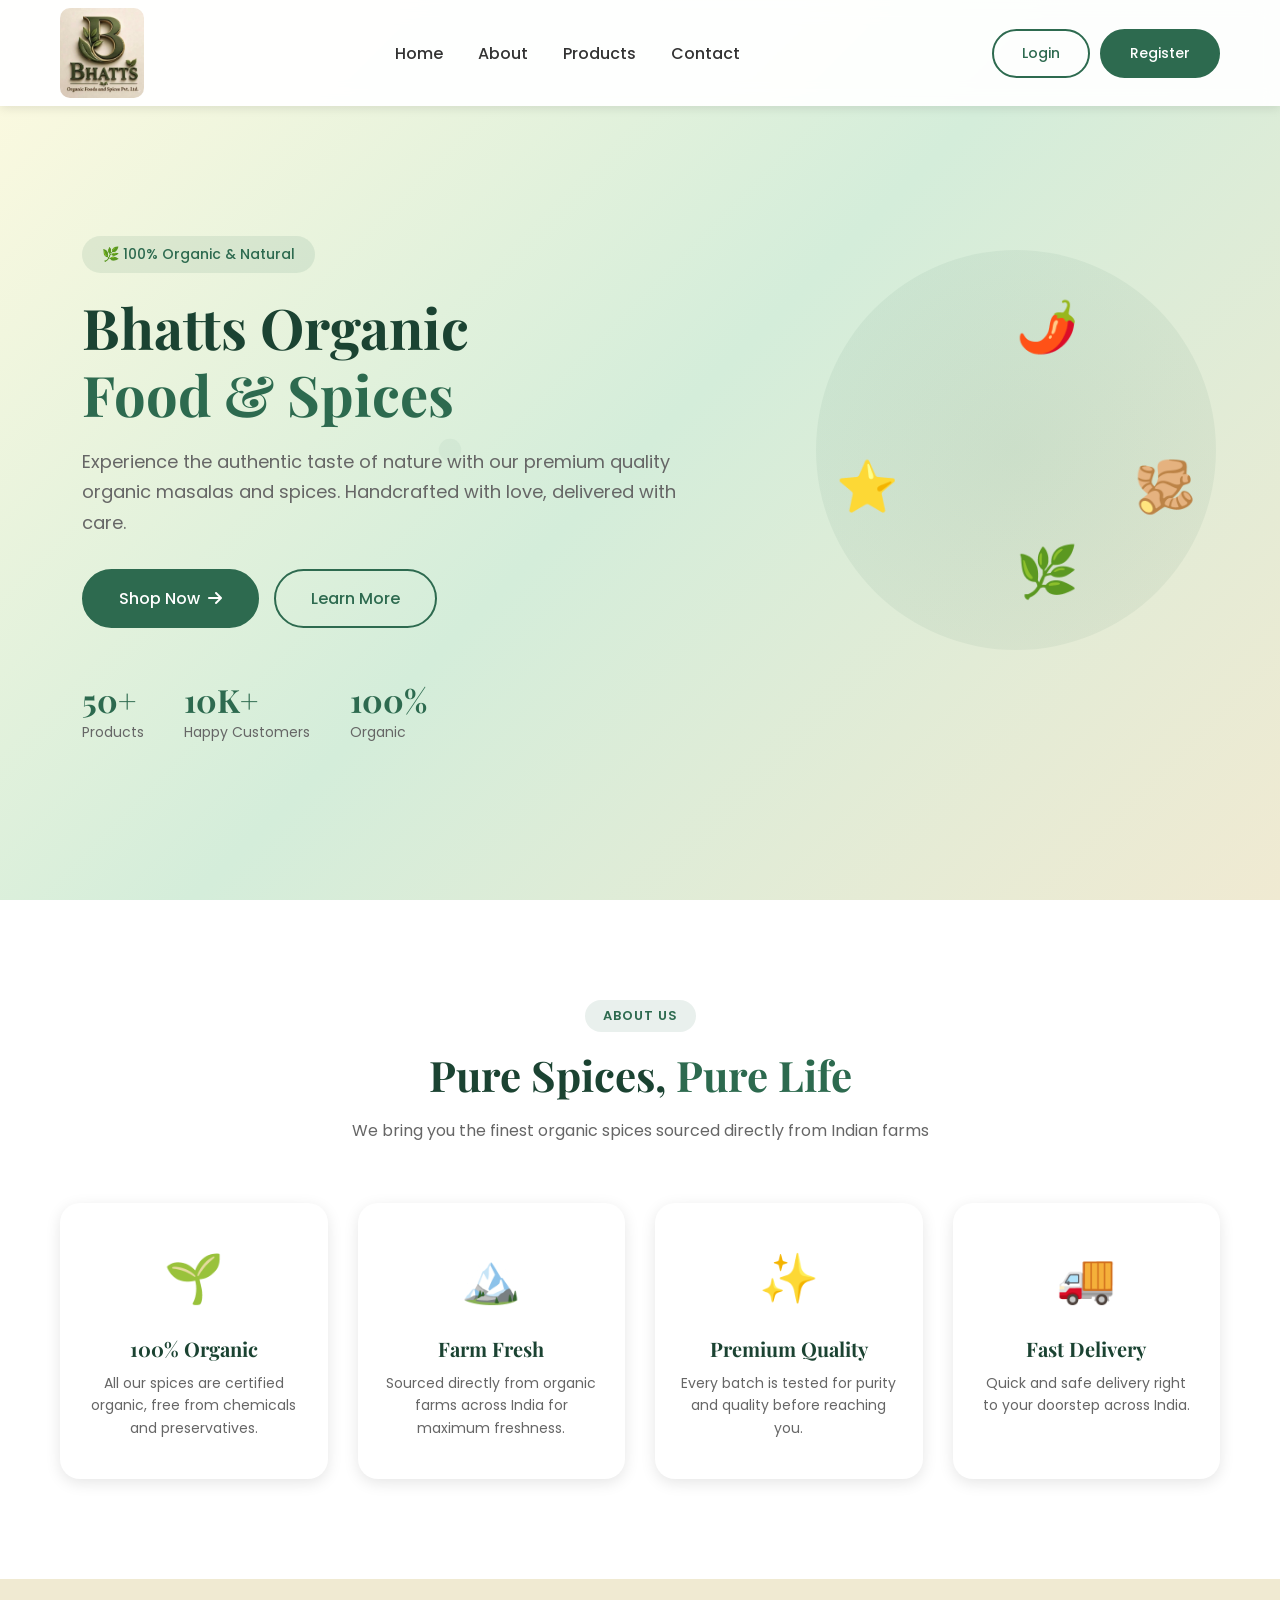
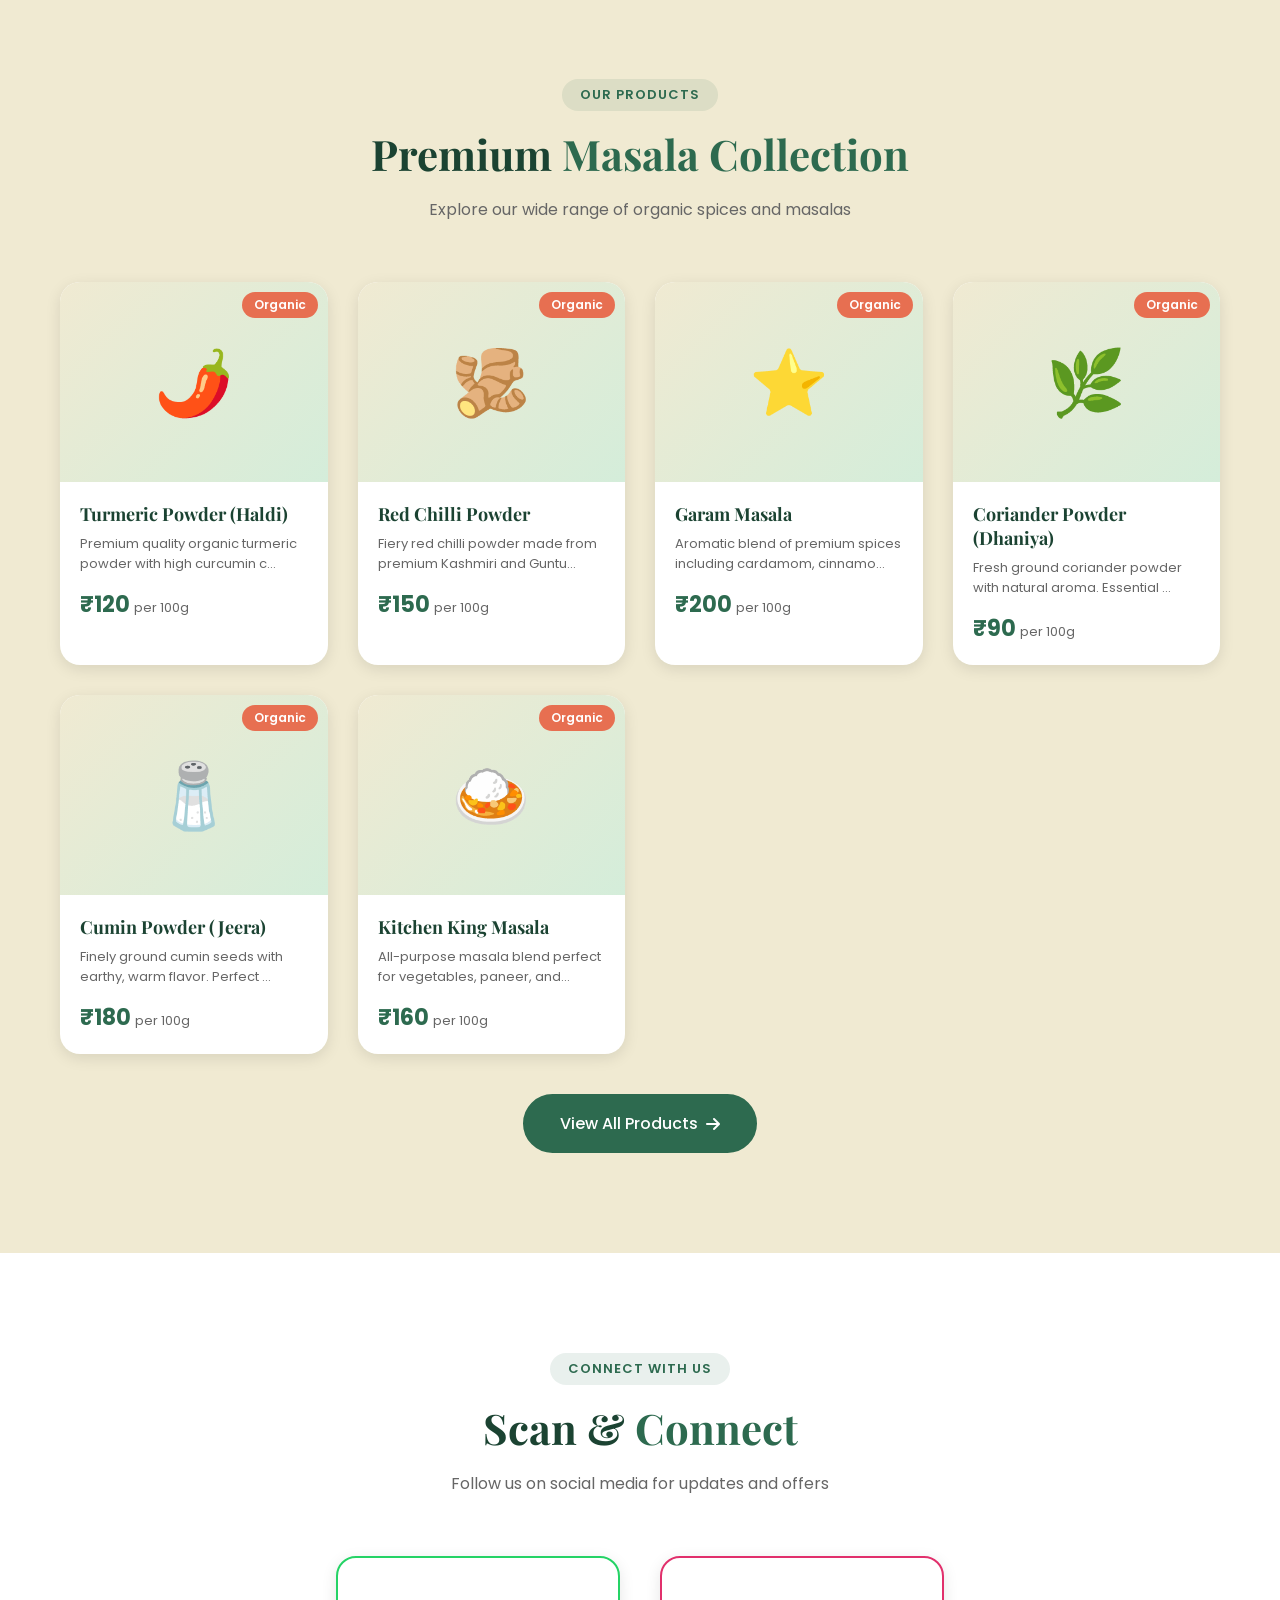
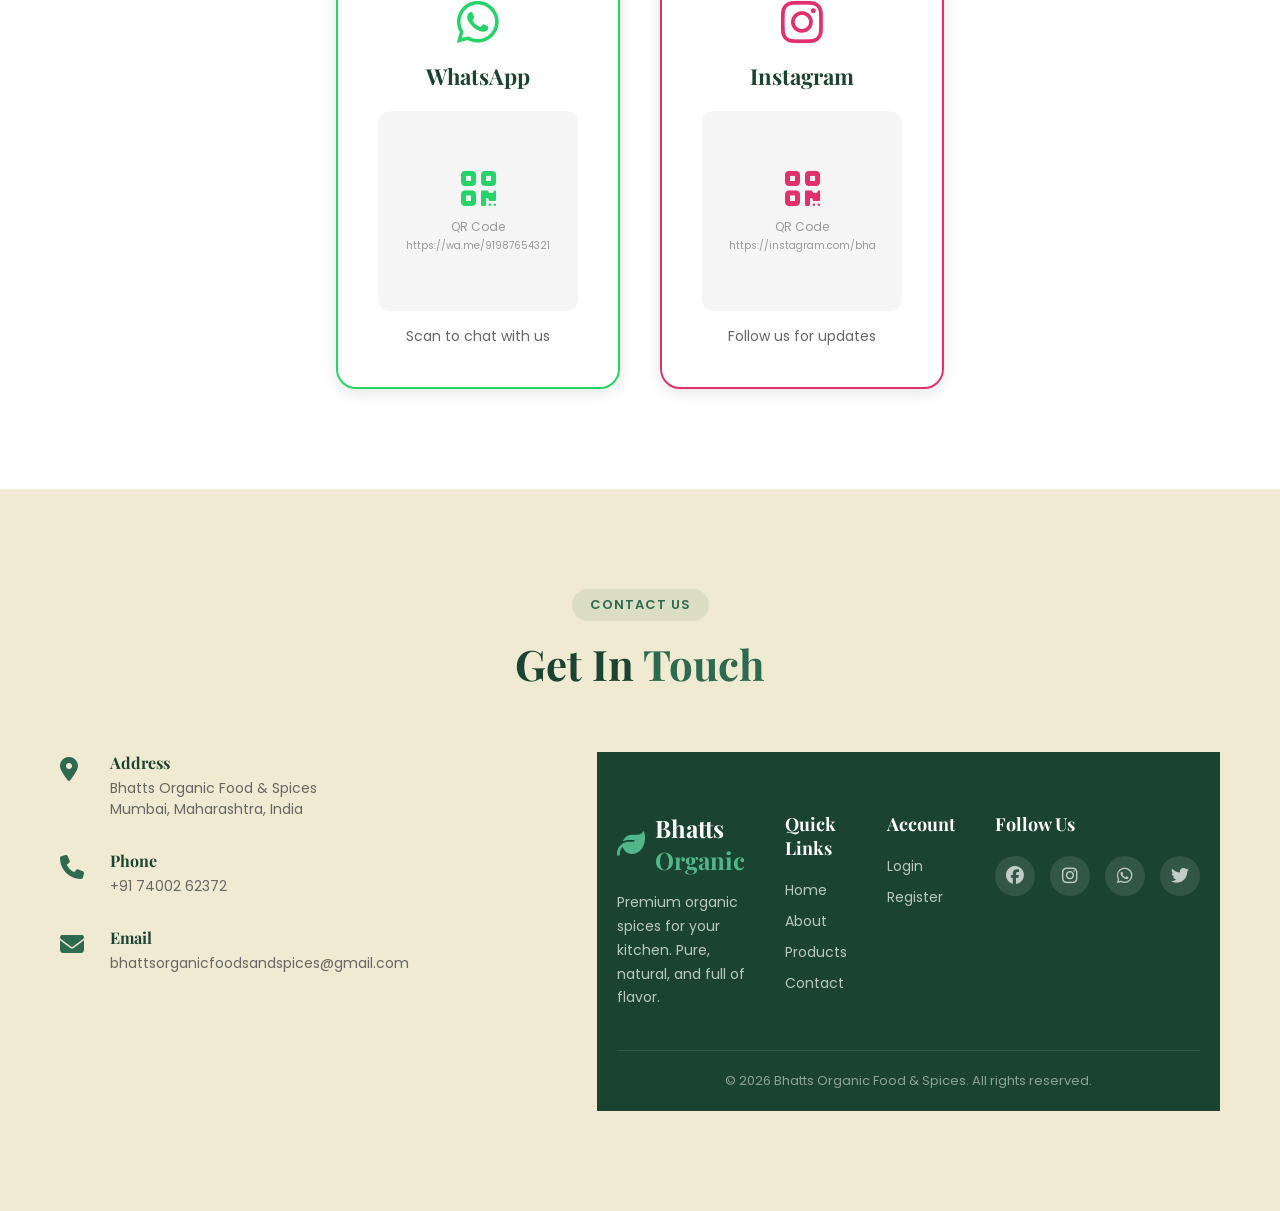
<file: index.html>
<!DOCTYPE html>
<html lang="en">
<head>
    <meta charset="UTF-8">
    <meta name="viewport" content="width=device-width, initial-scale=1.0">
    <title>Bhatts Organic Food and Spices</title>
    <link rel="stylesheet" href="css/style.css">
    <link href="https://cdnjs.cloudflare.com/ajax/libs/font-awesome/6.4.0/css/all.min.css" rel="stylesheet">
    <link href="https://fonts.googleapis.com/css2?family=Playfair+Display:wght@400;700&family=Poppins:wght@300;400;500;600;700&display=swap" rel="stylesheet">
</head>
<body>
    <!-- Navigation -->
    <nav class="navbar" id="navbar">
        <div class="nav-container">
            <div class="logo">
				<img src="images/logo.jpg" alt="Bhatts Organic" class="brand-logo">
			</div>
            <ul class="nav-links">
                <li><a href="#home">Home</a></li>
                <li><a href="#about">About</a></li>
                <li><a href="#products">Products</a></li>
                <li><a href="#contact">Contact</a></li>
            </ul>
            <div class="nav-buttons">
                <a href="pages/login.html" class="btn btn-outline">Login</a>
                <a href="pages/register.html" class="btn btn-primary">Register</a>
            </div>
            <div class="hamburger" onclick="toggleMenu()">
                <span></span><span></span><span></span>
            </div>
        </div>
    </nav>

    <!-- Hero Section -->
    <section id="home" class="hero">
        <div class="hero-overlay"></div>
        <div class="hero-content">
            <div class="hero-badge">🌿 100% Organic & Natural</div>
            <h1>Bhatts Organic<br><span class="highlight">Food & Spices</span></h1>
            <p>Experience the authentic taste of nature with our premium quality organic masalas and spices. Handcrafted with love, delivered with care.</p>
            <div class="hero-buttons">
                <a href="pages/register.html" class="btn btn-primary btn-lg">Shop Now <i class="fas fa-arrow-right"></i></a>
                <a href="#about" class="btn btn-outline btn-lg">Learn More</a>
            </div>
            <div class="hero-stats">
                <div class="stat">
                    <h3>50+</h3>
                    <p>Products</p>
                </div>
                <div class="stat">
                    <h3>10K+</h3>
                    <p>Happy Customers</p>
                </div>
                <div class="stat">
                    <h3>100%</h3>
                    <p>Organic</p>
                </div>
            </div>
        </div>
        <div class="hero-image">
            <div class="spice-circle">
                <div class="floating-spice s1">🌶️</div>
                <div class="floating-spice s2">🫚</div>
                <div class="floating-spice s3">🌿</div>
                <div class="floating-spice s4">⭐</div>
            </div>
        </div>
    </section>

    <!-- About Section -->
    <section id="about" class="about">
        <div class="container">
            <div class="section-header">
                <span class="section-tag">About Us</span>
                <h2>Pure Spices, <span class="highlight">Pure Life</span></h2>
                <p>We bring you the finest organic spices sourced directly from Indian farms</p>
            </div>
            <div class="about-grid">
                <div class="about-card">
                    <div class="about-icon">🌱</div>
                    <h3>100% Organic</h3>
                    <p>All our spices are certified organic, free from chemicals and preservatives.</p>
                </div>
                <div class="about-card">
                    <div class="about-icon">🏔️</div>
                    <h3>Farm Fresh</h3>
                    <p>Sourced directly from organic farms across India for maximum freshness.</p>
                </div>
                <div class="about-card">
                    <div class="about-icon">✨</div>
                    <h3>Premium Quality</h3>
                    <p>Every batch is tested for purity and quality before reaching you.</p>
                </div>
                <div class="about-card">
                    <div class="about-icon">🚚</div>
                    <h3>Fast Delivery</h3>
                    <p>Quick and safe delivery right to your doorstep across India.</p>
                </div>
            </div>
        </div>
    </section>

    <!-- Products Preview -->
    <section id="products" class="products-preview">
        <div class="container">
            <div class="section-header">
                <span class="section-tag">Our Products</span>
                <h2>Premium <span class="highlight">Masala Collection</span></h2>
                <p>Explore our wide range of organic spices and masalas</p>
            </div>
            <div class="products-grid" id="homeProductsGrid">
                <!-- Products loaded dynamically -->
            </div>
            <div class="text-center mt-40">
                <a href="pages/register.html" class="btn btn-primary btn-lg">View All Products <i class="fas fa-arrow-right"></i></a>
            </div>
        </div>
    </section>

    <!-- Social Connect -->
    <section class="social-section">
        <div class="container">
            <div class="section-header">
                <span class="section-tag">Connect With Us</span>
                <h2>Scan & <span class="highlight">Connect</span></h2>
                <p>Follow us on social media for updates and offers</p>
            </div>
            <div class="social-grid">
                <div class="social-card whatsapp">
                    <i class="fab fa-whatsapp"></i>
                    <h3>WhatsApp</h3>
                    <div class="qr-placeholder" id="whatsappQR">
                        <canvas id="whatsappQRCanvas"></canvas>
                    </div>
                    <p>Scan to chat with us</p>
                </div>
                <div class="social-card instagram">
                    <i class="fab fa-instagram"></i>
                    <h3>Instagram</h3>
                    <div class="qr-placeholder" id="instagramQR">
                        <canvas id="instagramQRCanvas"></canvas>
                    </div>
                    <p>Follow us for updates</p>
                </div>
            </div>
        </div>
    </section>

    <!-- Contact -->
    <section id="contact" class="contact">
        <div class="container">
            <div class="section-header">
                <span class="section-tag">Contact Us</span>
                <h2>Get In <span class="highlight">Touch</span></h2>
            </div>
            <div class="contact-grid">
                <div class="contact-info">
                    <div class="contact-item">
                        <i class="fas fa-map-marker-alt"></i>
                        <div>
                            <h4>Address</h4>
                            <p>Bhatts Organic Food & Spices<br>Mumbai, Maharashtra, India</p>
                        </div>
                    </div>
                    <div class="contact-item">
                        <i class="fas fa-phone"></i>
                        <div>
                            <h4>Phone</h4>
                            <p>+91 74002 62372</p>
                        </div>
                    </div>
                    <div class="contact-item">
                        <i class="fas fa-envelope"></i>
                        <div>
                            <h4>Email</h4>
                            <p>bhattsorganicfoodsandspices@gmail.com</p>
                        </div>
                    </div>
                </div>
                <!--<form class="contact-form" onsubmit="return handleContact(event)">
                    <input type="text" placeholder="Your Name" required>
                    <input type="email" placeholder="Your Email" required>
                    <textarea placeholder="Your Message" rows="5" required></textarea>
                    <button type="submit" class="btn btn-primary">Send Message <i class="fas fa-paper-plane"></i></button>
                </form>
            </div>
        </div>
    </section>

    <!-- Footer -->
    <footer class="footer">
        <div class="container">
            <div class="footer-grid">
                <div class="footer-col">
                    <div class="logo">
                        <i class="fas fa-leaf"></i>
                        <span>Bhatts <span class="highlight">Organic</span></span>
                    </div>
                    <p>Premium organic spices for your kitchen. Pure, natural, and full of flavor.</p>
                </div>
                <div class="footer-col">
                    <h4>Quick Links</h4>
                    <a href="#home">Home</a>
                    <a href="#about">About</a>
                    <a href="#products">Products</a>
                    <a href="#contact">Contact</a>
                </div>
                <div class="footer-col">
                    <h4>Account</h4>
                    <a href="pages/login.html">Login</a>
                    <a href="pages/register.html">Register</a>
                </div>
                <div class="footer-col">
                    <h4>Follow Us</h4>
                    <div class="social-links">
                        <a href="#"><i class="fab fa-facebook"></i></a>
                        <a href="#"><i class="fab fa-instagram"></i></a>
                        <a href="#"><i class="fab fa-whatsapp"></i></a>
                        <a href="#"><i class="fab fa-twitter"></i></a>
                    </div>
                </div>
            </div>
            <div class="footer-bottom">
                <p>&copy; 2026 Bhatts Organic Food & Spices. All rights reserved.</p>
            </div>
        </div>
    </footer>

    <script src="js/data.js"></script>
    <script src="js/qrcode.min.js"></script>
    <script src="js/main.js"></script>
</body>
</html>
</file>
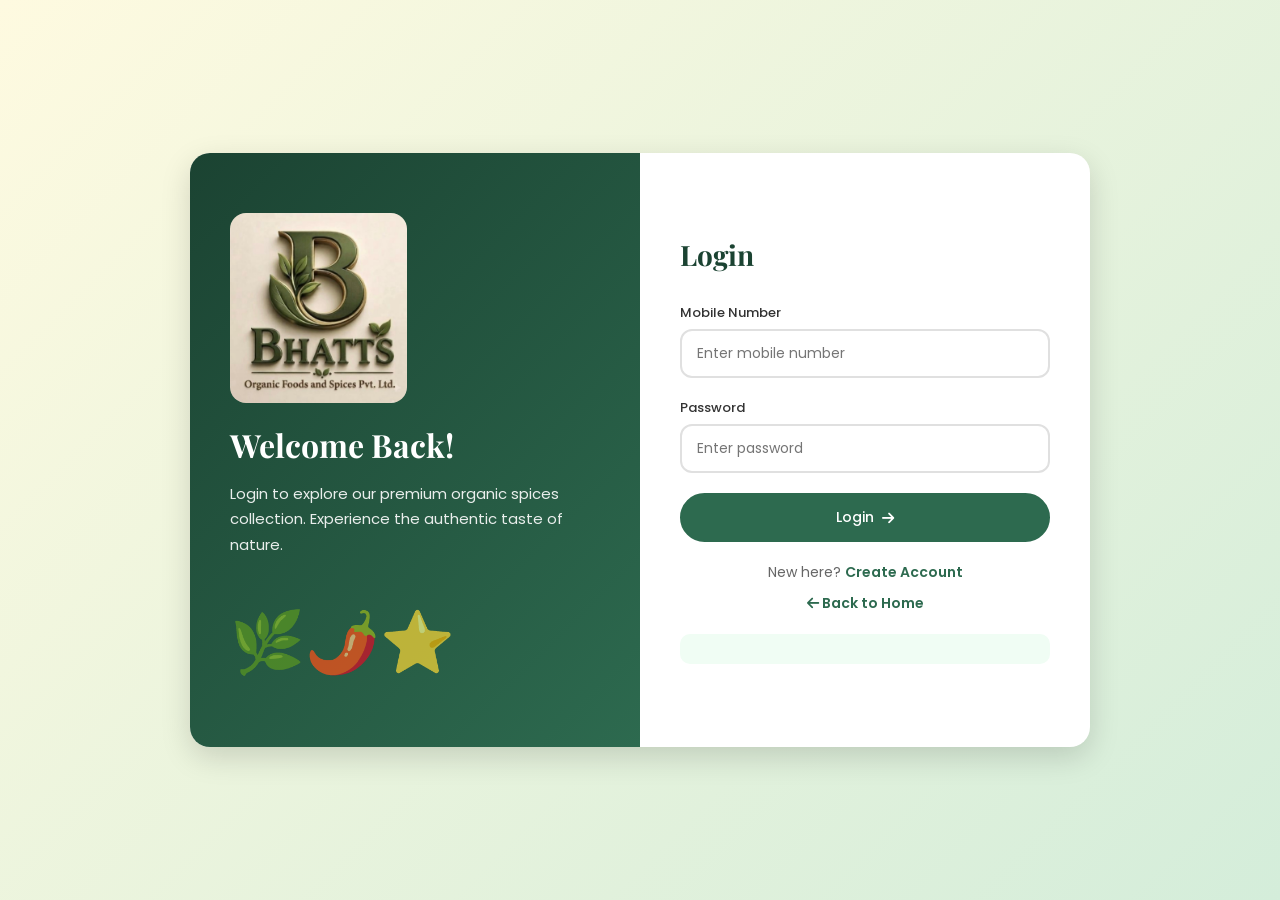
<file: pages/admin.html>
<!DOCTYPE html>
<html lang="en">
<head>
    <meta charset="UTF-8">
    <meta name="viewport" content="width=device-width, initial-scale=1.0">
    <title>Admin - Bhatts Organic Food & Spices</title>
    <link rel="stylesheet" href="../css/style.css">
    <link href="https://cdnjs.cloudflare.com/ajax/libs/font-awesome/6.4.0/css/all.min.css" rel="stylesheet">
    <link href="https://fonts.googleapis.com/css2?family=Playfair+Display:wght@400;700&family=Poppins:wght@300;400;500;600;700&display=swap" rel="stylesheet">
</head>
<body>
    <div class="dashboard-layout">
        <!-- Sidebar -->
        <aside class="sidebar" id="sidebar">
            <div class="sidebar-logo">
                <div class="logo">
					<img src="../images/logo.jpg" alt="Bhatts Organic" class="brand-logo">
				</div>
                <small style="color:rgba(255,255,255,0.5); font-size:11px;">Admin Panel</small>
            </div>
            <ul class="sidebar-menu">
                <li><a href="#" class="active" onclick="showSection('dashboard')"><i class="fas fa-th-large"></i> Dashboard</a></li>
                <li><a href="#" onclick="showSection('products')"><i class="fas fa-box"></i> Products</a></li>
                <li><a href="#" onclick="showSection('sales')"><i class="fas fa-chart-line"></i> Sales</a></li>
                <li><a href="#" onclick="showSection('stock')"><i class="fas fa-warehouse"></i> Stock Balance</a></li>
                <li><a href="#" onclick="showSection('margin')"><i class="fas fa-percentage"></i> Margin Calculator</a></li>
                <li><a href="#" onclick="showSection('qrcodes')"><i class="fas fa-qrcode"></i> QR / Barcodes</a></li>
                <div class="sidebar-divider"></div>
                <li>
                    <button class="logout-btn" onclick="logout()">
                        <i class="fas fa-sign-out-alt"></i> Logout
                    </button>
                </li>
            </ul>
        </aside>

        <!-- Main Content -->
        <div class="main-content">
            <div class="top-bar">
                <h2 id="pageTitle">Dashboard</h2>
                <div class="top-bar-right">
                    <div class="notification-bell" onclick="toggleNotifications()">
                        <i class="fas fa-bell"></i>
                        <span class="notification-badge" id="notifBadge">0</span>
                    </div>
                    <div class="user-info">
                        <div class="user-avatar" id="userAvatar">A</div>
                        <span id="userName">Admin</span>
                    </div>
                </div>
            </div>

            <div class="content-area">
                <!-- Dashboard -->
                <div id="section-dashboard" class="section-content">
                    <div class="stats-grid" id="dashboardStats"></div>
                    <div class="card">
                        <div class="card-header"><h3>Recent Sales</h3></div>
                        <div class="card-body">
                            <div class="table-responsive">
                                <table>
                                    <thead>
                                        <tr>
                                            <th>Order ID</th>
                                            <th>Customer</th>
                                            <th>Products</th>
                                            <th>Qty</th>
                                            <th>Amount</th>
                                            <th>Date</th>
                                        </tr>
                                    </thead>
                                    <tbody id="recentSalesTable"></tbody>
                                </table>
                            </div>
                        </div>
                    </div>
                </div>

                <!-- Products -->
                <div id="section-products" class="section-content" style="display:none;">
                    <div class="card">
                        <div class="card-header"><h3>All Products</h3></div>
                        <div class="card-body">
                            <div class="table-responsive">
                                <table>
                                    <thead>
                                        <tr>
                                            <th>Image</th>
                                            <th>Name</th>
                                            <th>Description</th>
                                            <th>Price/Unit</th>
                                            <th>Stock</th>
                                        </tr>
                                    </thead>
                                    <tbody id="productsTable"></tbody>
                                </table>
                            </div>
                        </div>
                    </div>
                </div>

                <!-- Sales -->
                <div id="section-sales" class="section-content" style="display:none;">
                    <div class="card">
                        <div class="card-header"><h3>Sales - Product wise</h3></div>
                        <div class="card-body">
                            <div class="table-responsive">
                                <table>
                                    <thead>
                                        <tr>
                                            <th>Product</th>
                                            <th>Total Qty Sold</th>
                                            <th>Total Amount</th>
                                        </tr>
                                    </thead>
                                    <tbody id="salesByProductTable"></tbody>
                                </table>
                            </div>
                        </div>
                    </div>
                </div>

                <!-- Stock Balance -->
                <div id="section-stock" class="section-content" style="display:none;">
                    <div class="card">
                        <div class="card-header"><h3>Stock Balance</h3></div>
                        <div class="card-body">
                            <div class="table-responsive">
                                <table>
                                    <thead>
                                        <tr>
                                            <th>Product</th>
                                            <th>Current Stock</th>
                                            <th>Sold</th>
                                            <th>Status</th>
                                        </tr>
                                    </thead>
                                    <tbody id="stockTable"></tbody>
                                </table>
                            </div>
                        </div>
                    </div>
                </div>

                <!-- Margin Calculator -->
                <div id="section-margin" class="section-content" style="display:none;">
                    <div class="card">
                        <div class="card-header"><h3>Margin Calculator</h3></div>
                        <div class="card-body">
                            <div class="table-responsive">
                                <table>
                                    <thead>
                                        <tr>
                                            <th>Product</th>
                                            <th>Base Price (₹)</th>
                                            <th>Margin (%)</th>
                                            <th>Margin Amount (₹)</th>
                                            <th>Final Price (₹)</th>
                                            <th>Action</th>
                                        </tr>
                                    </thead>
                                    <tbody id="marginTable"></tbody>
                                </table>
                            </div>
                        </div>
                    </div>
                </div>

                <!-- QR Codes -->
                <div id="section-qrcodes" class="section-content" style="display:none;">
                    <div class="card">
                        <div class="card-header"><h3>Social Media QR Codes</h3></div>
                        <div class="card-body">
                            <div class="qr-management">
                                <div class="qr-card">
                                    <h4><i class="fab fa-whatsapp" style="color:#25d366;"></i> WhatsApp</h4>
                                    <div class="qr-display" id="adminWhatsappQR"></div>
                                    <p style="color:var(--text-light); font-size:13px;">Scan to chat</p>
                                </div>
                                <div class="qr-card">
                                    <h4><i class="fab fa-instagram" style="color:#e1306c;"></i> Instagram</h4>
                                    <div class="qr-display" id="adminInstagramQR"></div>
                                    <p style="color:var(--text-light); font-size:13px;">Scan to follow</p>
                                </div>
                            </div>
                        </div>
                    </div>
                </div>
            </div>
        </div>
    </div>

    <!-- Notification Panel -->
    <div class="overlay" id="notifOverlay" onclick="toggleNotifications()"></div>
    <div class="notification-panel" id="notifPanel">
        <div class="notification-panel-header">
            <h3><i class="fas fa-bell"></i> Notifications</h3>
            <button class="modal-close" onclick="toggleNotifications()">&times;</button>
        </div>
        <div class="notification-list" id="notificationList"></div>
    </div>

    <div class="toast-container" id="toastContainer"></div>

    <script src="../js/data.js"></script>
    <script src="../js/qrcode.min.js"></script>
    <script src="../js/admin.js"></script>
</body>
</html>
</file>
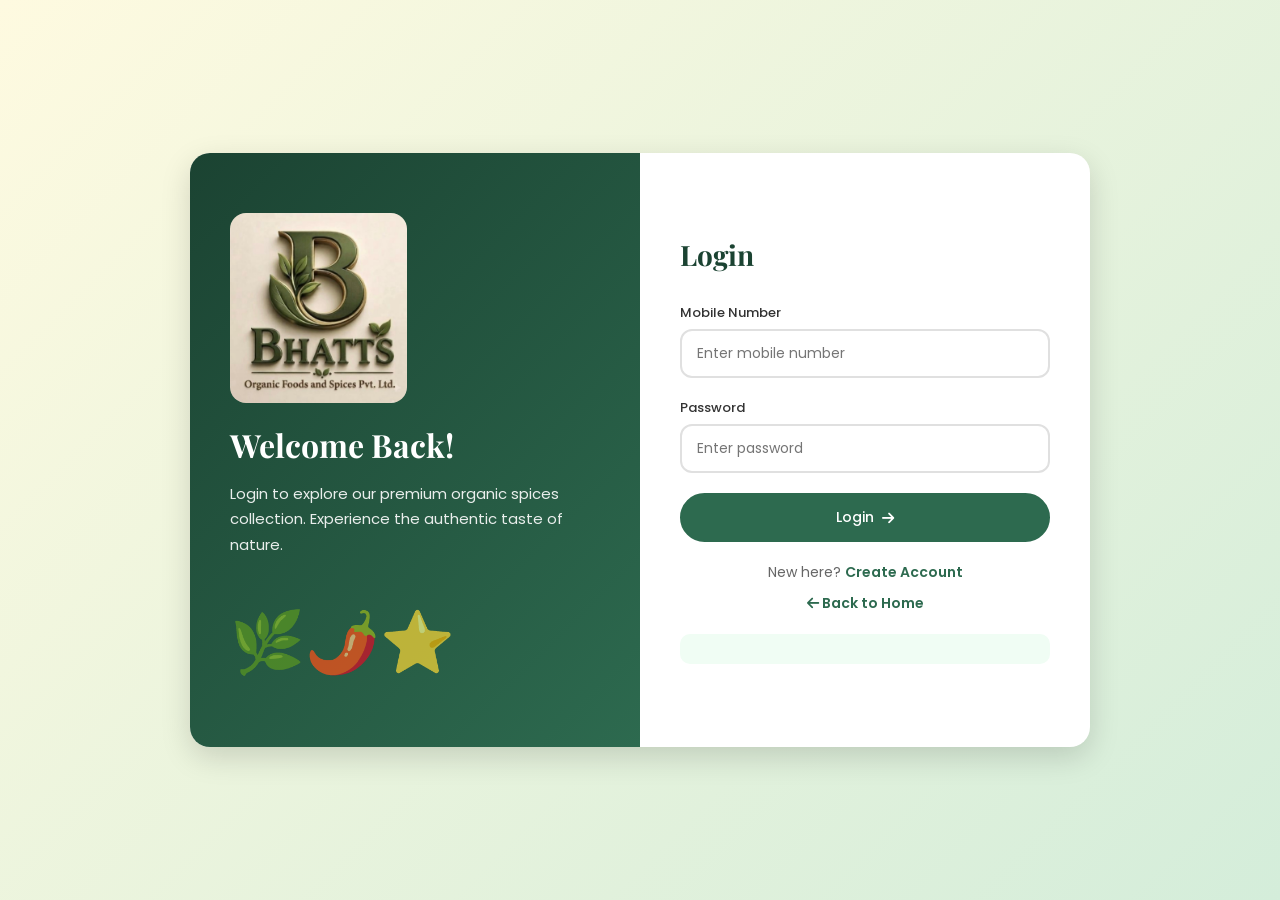
<file: pages/login.html>
<!DOCTYPE html>
<html lang="en">
<head>
    <meta charset="UTF-8">
    <meta name="viewport" content="width=device-width, initial-scale=1.0">
    <title>Login - Bhatts Organic Food & Spices</title>
    <link rel="stylesheet" href="../css/style.css">
    <link href="https://cdnjs.cloudflare.com/ajax/libs/font-awesome/6.4.0/css/all.min.css" rel="stylesheet">
    <link href="https://fonts.googleapis.com/css2?family=Playfair+Display:wght@400;700&family=Poppins:wght@300;400;500;600;700&display=swap" rel="stylesheet">
</head>
<body>
    <div class="auth-page">
        <div class="auth-container">
            <div class="auth-left">
                <div class="logo">
					<img src="../images/logo.jpg" alt="Bhatts Organic" class="brand-logo">
				</div>
                <h2>Welcome Back!</h2>
                <p>Login to explore our premium organic spices collection. Experience the authentic taste of nature.</p>
                <div style="margin-top:40px; opacity:0.7; font-size:60px;">🌿🌶️⭐</div>
            </div>
            <div class="auth-right">
                <h2>Login</h2>
                <form id="loginForm" onsubmit="return handleLogin(event)">
                   <!-- <div class="form-group">
                        <label>Login As</label>
                        <select id="loginRole">
                            <option value="user">Customer</option>
                            <option value="admin">Admin</option>
                            <option value="superadmin">Super Admin</option>
                        </select>
                    </div>-->
                    <div class="form-group">
                        <label>Mobile Number</label>
                        <input type="tel" id="loginMobile" placeholder="Enter mobile number" required pattern="[0-9]{10}" maxlength="10">
                    </div>
                    <div class="form-group">
                        <label>Password</label>
                        <input type="password" id="loginPassword" placeholder="Enter password" required>
                    </div>
                    <button type="submit" class="btn btn-primary" style="width:100%; justify-content:center;">
                        Login <i class="fas fa-arrow-right"></i>
                    </button>
                </form>
                <div class="auth-link">
                    New here? <a href="register.html">Create Account</a>
                </div>
                <div class="auth-link" style="margin-top:10px;">
                    <a href="../index.html"><i class="fas fa-arrow-left"></i> Back to Home</a>
                </div>
                <div style="margin-top: 20px; padding: 15px; background: #f0fdf4; border-radius: 10px; font-size: 12px; color: #666;">
                   <!--  <strong>Demo Credentials:</strong><br>
                    Super Admin: 9999999999 / admin123<br>
                    Admin: 8888888888 / admin123<br>
                    User: Register to create account-->
                </div>
            </div>
        </div>
    </div>
    <div class="toast-container" id="toastContainer"></div>
    <script src="../js/data.js"></script>
    <script src="../js/auth.js"></script>
</body>
</html>
</file>
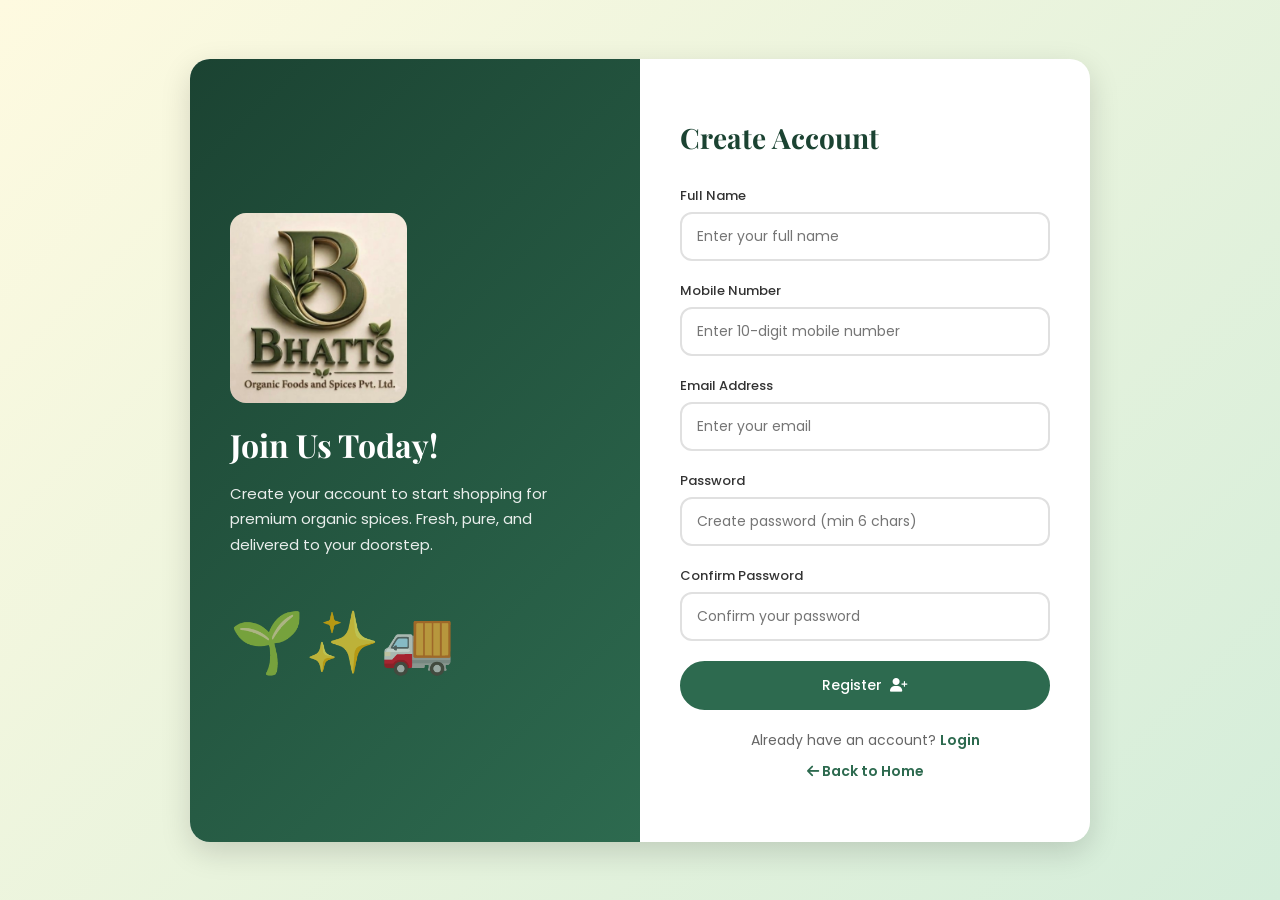
<file: pages/register.html>
<!DOCTYPE html>
<html lang="en">
<head>
    <meta charset="UTF-8">
    <meta name="viewport" content="width=device-width, initial-scale=1.0">
    <title>Register - Bhatts Organic Food & Spices</title>
    <link rel="stylesheet" href="../css/style.css">
    <link href="https://cdnjs.cloudflare.com/ajax/libs/font-awesome/6.4.0/css/all.min.css" rel="stylesheet">
    <link href="https://fonts.googleapis.com/css2?family=Playfair+Display:wght@400;700&family=Poppins:wght@300;400;500;600;700&display=swap" rel="stylesheet">
</head>
<body>
    <div class="auth-page">
        <div class="auth-container">
            <div class="auth-left">
                <div class="logo">
					<img src="../images/logo.jpg" alt="Bhatts Organic" class="brand-logo">
				</div>
                <h2>Join Us Today!</h2>
                <p>Create your account to start shopping for premium organic spices. Fresh, pure, and delivered to your doorstep.</p>
                <div style="margin-top:40px; opacity:0.7; font-size:60px;">🌱✨🚚</div>
            </div>
            <div class="auth-right">
                <h2>Create Account</h2>
                <form id="registerForm" onsubmit="return handleRegister(event)">
                    <div class="form-group">
                        <label>Full Name</label>
                        <input type="text" id="regName" placeholder="Enter your full name" required>
                    </div>
                    <div class="form-group">
                        <label>Mobile Number</label>
                        <input type="tel" id="regMobile" placeholder="Enter 10-digit mobile number" required pattern="[0-9]{10}" maxlength="10">
                    </div>
                    <div class="form-group">
                        <label>Email Address</label>
                        <input type="email" id="regEmail" placeholder="Enter your email" required>
                    </div>
                    <div class="form-group">
                        <label>Password</label>
                        <input type="password" id="regPassword" placeholder="Create password (min 6 chars)" required minlength="6">
                    </div>
                    <div class="form-group">
                        <label>Confirm Password</label>
                        <input type="password" id="regConfirmPassword" placeholder="Confirm your password" required minlength="6">
                    </div>
                    <button type="submit" class="btn btn-primary" style="width:100%; justify-content:center;">
                        Register <i class="fas fa-user-plus"></i>
                    </button>
                </form>
                <div class="auth-link">
                    Already have an account? <a href="login.html">Login</a>
                </div>
                <div class="auth-link" style="margin-top:10px;">
                    <a href="../index.html"><i class="fas fa-arrow-left"></i> Back to Home</a>
                </div>
            </div>
        </div>
    </div>
    <div class="toast-container" id="toastContainer"></div>
    <script src="../js/data.js"></script>
    <script src="../js/auth.js"></script>
</body>
</html>
</file>
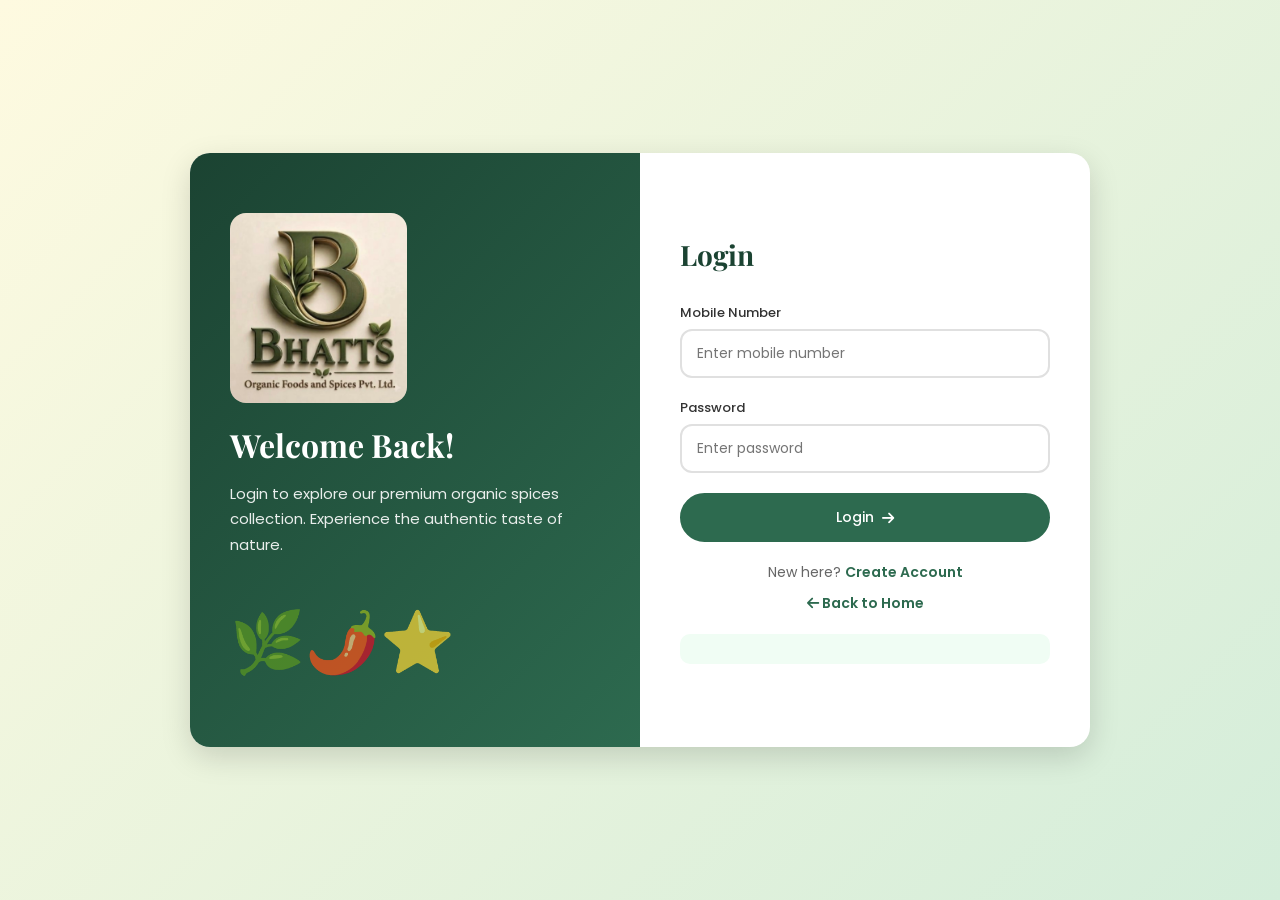
<file: pages/superadmin.html>
<!DOCTYPE html>
<html lang="en">
<head>
    <meta charset="UTF-8">
    <meta name="viewport" content="width=device-width, initial-scale=1.0">
    <title>Super Admin - Bhatts Organic Food & Spices</title>
    <link rel="stylesheet" href="../css/style.css">
    <link href="https://cdnjs.cloudflare.com/ajax/libs/font-awesome/6.4.0/css/all.min.css" rel="stylesheet">
    <link href="https://fonts.googleapis.com/css2?family=Playfair+Display:wght@400;700&family=Poppins:wght@300;400;500;600;700&display=swap" rel="stylesheet">
</head>
<body>
    <div class="dashboard-layout">
        <!-- Sidebar -->
        <aside class="sidebar" id="sidebar">
            <div class="sidebar-logo">
			<div class="logo">
				<img src="../images/logo.jpg" alt="Bhatts Organic" class="brand-logo">
			</div>
                <small style="color:rgba(255,255,255,0.5); font-size:11px;">Super Admin Panel</small>
            </div>
            <ul class="sidebar-menu">
                <li><a href="#" class="active" onclick="showSection('dashboard')"><i class="fas fa-th-large"></i> Dashboard</a></li>
                <li><a href="#" onclick="showSection('admins')"><i class="fas fa-users-cog"></i> Admin Users</a></li>
                <li><a href="#" onclick="showSection('products')"><i class="fas fa-box"></i> Products</a></li>
                <li><a href="#" onclick="showSection('orders')"><i class="fas fa-shopping-bag"></i> Orders</a></li>
                <li><a href="#" onclick="showSection('expenses')"><i class="fas fa-receipt"></i> Expenses</a></li>
                <li><a href="#" onclick="showSection('purchases')"><i class="fas fa-truck"></i> Purchases</a></li>
                <li><a href="#" onclick="showSection('margin')"><i class="fas fa-percentage"></i> Margin Calculator</a></li>
                <li><a href="#" onclick="showSection('qrcodes')"><i class="fas fa-qrcode"></i> QR / Barcodes</a></li>
                <div class="sidebar-divider"></div>
                <li><a href="#" onclick="showSection('customers')"><i class="fas fa-users"></i> Customers</a></li>
                <li><a href="#" onclick="showSection('stock')"><i class="fas fa-warehouse"></i> Stock Balance</a></li>
                <div class="sidebar-divider"></div>
                <li>
                    <button class="logout-btn" onclick="logout()">
                        <i class="fas fa-sign-out-alt"></i> Logout
                    </button>
                </li>
            </ul>
        </aside>

        <!-- Main Content -->
        <div class="main-content">
            <!-- Top Bar -->
            <div class="top-bar">
                <div style="display:flex; align-items:center; gap:15px;">
                    <button class="action-btn" onclick="toggleSidebar()" style="display:none;" id="menuToggle">
                        <i class="fas fa-bars"></i>
                    </button>
                    <h2 id="pageTitle">Dashboard</h2>
                </div>
                <div class="top-bar-right">
                    <div class="notification-bell" onclick="toggleNotifications()">
                        <i class="fas fa-bell"></i>
                        <span class="notification-badge" id="notifBadge">0</span>
                    </div>
                    <div class="user-info">
                        <div class="user-avatar" id="userAvatar">SA</div>
                        <span id="userName">Super Admin</span>
                    </div>
                </div>
            </div>

            <div class="content-area">
                <!-- Dashboard Section -->
                <div id="section-dashboard" class="section-content">
                    <div class="stats-grid" id="dashboardStats">
                        <!-- Filled by JS -->
                    </div>
                    <div class="card">
                        <div class="card-header">
                            <h3>Recent Orders</h3>
                        </div>
                        <div class="card-body">
                            <div class="table-responsive">
                                <table>
                                    <thead>
                                        <tr>
                                            <th>Order ID</th>
                                            <th>Customer</th>
                                            <th>Products</th>
                                            <th>Total</th>
                                            <th>Payment</th>
                                            <th>Date</th>
                                            <th>Status</th>
                                        </tr>
                                    </thead>
                                    <tbody id="recentOrdersTable">
                                    </tbody>
                                </table>
                            </div>
                        </div>
                    </div>
                </div>

                <!-- Admin Users Section -->
                <div id="section-admins" class="section-content" style="display:none;">
                    <div class="card">
                        <div class="card-header">
                            <h3>Admin Users</h3>
                            <button class="btn btn-primary btn-sm" onclick="openModal('addAdminModal')">
                                <i class="fas fa-plus"></i> Add Admin
                            </button>
                        </div>
                        <div class="card-body">
                            <div class="table-responsive">
                                <table>
                                    <thead>
                                        <tr>
                                            <th>Name</th>
                                            <th>Mobile</th>
                                            <th>Email</th>
                                            <th>Status</th>
                                            <th>Actions</th>
                                        </tr>
                                    </thead>
                                    <tbody id="adminUsersTable">
                                    </tbody>
                                </table>
                            </div>
                        </div>
                    </div>
                </div>

                <!-- Products Section -->
                <div id="section-products" class="section-content" style="display:none;">
                    <div class="card">
                        <div class="card-header">
                            <h3>Products / Masalas</h3>
                            <button class="btn btn-primary btn-sm" onclick="openModal('addProductModal')">
                                <i class="fas fa-plus"></i> Add Product
                            </button>
                        </div>
                        <div class="card-body">
                            <div class="table-responsive">
                                <table>
                                    <thead>
                                        <tr>
                                            <th>Image</th>
                                            <th>Name</th>
                                            <th>Description</th>
                                            <th>Price/Unit</th>
                                            <th>Stock</th>
                                            <th>Actions</th>
                                        </tr>
                                    </thead>
                                    <tbody id="productsTable">
                                    </tbody>
                                </table>
                            </div>
                        </div>
                    </div>
                </div>

                <!-- Orders Section -->
                <div id="section-orders" class="section-content" style="display:none;">
                    <div class="card">
                        <div class="card-header">
                            <h3>All Orders</h3>
                        </div>
                        <div class="card-body">
                            <div class="table-responsive">
                                <table>
                                    <thead>
                                        <tr>
                                            <th>Order ID</th>
                                            <th>Customer</th>
                                            <th>Products</th>
                                            <th>Qty</th>
                                            <th>Total</th>
                                            <th>Payment Mode</th>
                                            <th>Date</th>
                                            <th>Status</th>
                                        </tr>
                                    </thead>
                                    <tbody id="allOrdersTable">
                                    </tbody>
                                </table>
                            </div>
                        </div>
                    </div>
                </div>

                <!-- Expenses Section -->
                <div id="section-expenses" class="section-content" style="display:none;">
                    <div class="expense-summary" id="expenseSummary">
                    </div>
                    <div class="card">
                        <div class="card-header">
                            <h3>Expenses Record</h3>
                            <button class="btn btn-primary btn-sm" onclick="openModal('addExpenseModal')">
                                <i class="fas fa-plus"></i> Add Expense
                            </button>
                        </div>
                        <div class="card-body">
                            <div class="table-responsive">
                                <table>
                                    <thead>
                                        <tr>
                                            <th>Date</th>
                                            <th>Category</th>
                                            <th>Description</th>
                                            <th>Amount</th>
                                            <th>Actions</th>
                                        </tr>
                                    </thead>
                                    <tbody id="expensesTable">
                                    </tbody>
                                </table>
                            </div>
                        </div>
                    </div>
                </div>

                <!-- Purchases Section -->
                <div id="section-purchases" class="section-content" style="display:none;">
                    <div class="card">
                        <div class="card-header">
                            <h3>Purchases Record</h3>
                            <button class="btn btn-primary btn-sm" onclick="openModal('addPurchaseModal')">
                                <i class="fas fa-plus"></i> Add Purchase
                            </button>
                        </div>
                        <div class="card-body">
                            <div class="table-responsive">
                                <table>
                                    <thead>
                                        <tr>
                                            <th>Date</th>
                                            <th>Supplier</th>
                                            <th>Item</th>
                                            <th>Qty</th>
                                            <th>Amount</th>
                                            <th>GST (%)</th>
                                            <th>GST Amount</th>
                                            <th>Total</th>
                                            <th>Actions</th>
                                        </tr>
                                    </thead>
                                    <tbody id="purchasesTable">
                                    </tbody>
                                </table>
                            </div>
                        </div>
                    </div>
                </div>

                <!-- Margin Calculator Section -->
                <div id="section-margin" class="section-content" style="display:none;">
                    <div class="card">
                        <div class="card-header">
                            <h3>Margin Calculator</h3>
                        </div>
                        <div class="card-body">
                            <p style="margin-bottom: 20px; color: var(--text-light);">Set margin percentage for each product to calculate final selling price.</p>
                            <div class="table-responsive">
                                <table>
                                    <thead>
                                        <tr>
                                            <th>Product</th>
                                            <th>Base Price (₹)</th>
                                            <th>Margin (%)</th>
                                            <th>Margin Amount (₹)</th>
                                            <th>Final Price (₹)</th>
                                            <th>Action</th>
                                        </tr>
                                    </thead>
                                    <tbody id="marginTable">
                                    </tbody>
                                </table>
                            </div>
                        </div>
                    </div>
                </div>

                <!-- QR Codes Section -->
                <div id="section-qrcodes" class="section-content" style="display:none;">
                    <div class="card">
                        <div class="card-header">
                            <h3>Social Media QR Codes / Barcodes</h3>
                        </div>
                        <div class="card-body">
                            <div class="form-group">
                                <label>WhatsApp Number (with country code)</label>
                                <div class="inline-form">
                                    <div class="form-group">
                                        <input type="text" id="whatsappNumber" placeholder="+919876543210" value="">
                                    </div>
                                    <button class="btn btn-primary btn-sm" onclick="saveQRSettings()" style="height:45px;">Save & Generate</button>
                                </div>
                            </div>
                            <div class="form-group" style="margin-top:15px;">
                                <label>Instagram Username</label>
                                <div class="inline-form">
                                    <div class="form-group">
                                        <input type="text" id="instagramUsername" placeholder="bhattsorganic" value="">
                                    </div>
                                </div>
                            </div>
                            <div class="qr-management" style="margin-top:30px;">
                                <div class="qr-card">
                                    <h4><i class="fab fa-whatsapp" style="color:#25d366;"></i> WhatsApp QR</h4>
                                    <div class="qr-display" id="adminWhatsappQR"></div>
                                    <p style="color:var(--text-light); font-size:13px;">Customers can scan to chat on WhatsApp</p>
                                </div>
                                <div class="qr-card">
                                    <h4><i class="fab fa-instagram" style="color:#e1306c;"></i> Instagram QR</h4>
                                    <div class="qr-display" id="adminInstagramQR"></div>
                                    <p style="color:var(--text-light); font-size:13px;">Customers can scan to follow on Instagram</p>
                                </div>
                            </div>
                        </div>
                    </div>
                </div>

                <!-- Customers Section -->
                <div id="section-customers" class="section-content" style="display:none;">
                    <div class="card">
                        <div class="card-header">
                            <h3>Registered Customers</h3>
                        </div>
                        <div class="card-body">
                            <div class="table-responsive">
                                <table>
                                    <thead>
                                        <tr>
                                            <th>Name</th>
                                            <th>Mobile</th>
                                            <th>Email</th>
                                            <th>Registered On</th>
                                            <th>Total Orders</th>
                                        </tr>
                                    </thead>
                                    <tbody id="customersTable">
                                    </tbody>
                                </table>
                            </div>
                        </div>
                    </div>
                </div>

                <!-- Stock Balance Section -->
                <div id="section-stock" class="section-content" style="display:none;">
                    <div class="card">
                        <div class="card-header">
                            <h3>Stock Balance</h3>
                        </div>
                        <div class="card-body">
                            <div class="table-responsive">
                                <table>
                                    <thead>
                                        <tr>
                                            <th>Product</th>
                                            <th>Current Stock</th>
                                            <th>Sold</th>
                                            <th>Status</th>
                                        </tr>
                                    </thead>
                                    <tbody id="stockTable">
                                    </tbody>
                                </table>
                            </div>
                        </div>
                    </div>
                </div>
            </div>
        </div>
    </div>

    <!-- MODALS -->
    <!-- Add Admin Modal -->
    <div class="modal-overlay" id="addAdminModal">
        <div class="modal">
            <div class="modal-header">
                <h3 id="adminModalTitle">Add Admin User</h3>
                <button class="modal-close" onclick="closeModal('addAdminModal')">&times;</button>
            </div>
            <div class="modal-body">
                <form id="adminForm" onsubmit="return saveAdmin(event)">
                    <input type="hidden" id="editAdminId" value="">
                    <div class="form-group">
                        <label>Full Name</label>
                        <input type="text" id="adminName" placeholder="Enter admin name" required>
                    </div>
                    <div class="form-group">
                        <label>Mobile Number</label>
                        <input type="tel" id="adminMobile" placeholder="10-digit mobile" required pattern="[0-9]{10}" maxlength="10">
                    </div>
                    <div class="form-group">
                        <label>Email</label>
                        <input type="email" id="adminEmail" placeholder="admin@email.com" required>
                    </div>
                    <div class="form-group">
                        <label>Password</label>
                        <input type="password" id="adminPassword" placeholder="Set password" required minlength="6">
                    </div>
                    <div class="form-group">
                        <label>Status</label>
                        <select id="adminStatus">
                            <option value="active">Enable</option>
                            <option value="disabled">Disable</option>
                        </select>
                    </div>
                    <div class="modal-footer" style="padding:0; border:none; margin-top:20px;">
                        <button type="button" class="btn btn-outline btn-sm" onclick="closeModal('addAdminModal')">Cancel</button>
                        <button type="submit" class="btn btn-primary btn-sm">Save Admin</button>
                    </div>
                </form>
            </div>
        </div>
    </div>

    <!-- Add Product Modal -->
    <div class="modal-overlay" id="addProductModal">
        <div class="modal">
            <div class="modal-header">
                <h3 id="productModalTitle">Add Product</h3>
                <button class="modal-close" onclick="closeModal('addProductModal')">&times;</button>
            </div>
            <div class="modal-body">
                <form id="productForm" onsubmit="return saveProduct(event)">
                    <input type="hidden" id="editProductId" value="">
                    <div class="form-group">
                        <label>Product Name</label>
                        <input type="text" id="productName" placeholder="e.g., Turmeric Powder" required>
                    </div>
                    <div class="form-group">
                        <label>Description</label>
                        <textarea id="productDescription" rows="3" placeholder="Product description" required style="width:100%; padding:12px 15px; border:2px solid #e0e0e0; border-radius:12px; font-family:'Poppins',sans-serif; font-size:14px; outline:none;"></textarea>
                    </div>
                    <div class="form-group">
                        <label>Amount per Unit (₹)</label>
                        <input type="number" id="productPrice" placeholder="e.g., 150" required min="1" step="0.01">
                    </div>
                    <div class="form-group">
                        <label>Unit Type</label>
                        <select id="productUnit">
                            <option value="per 100g">per 100g</option>
                            <option value="per 250g">per 250g</option>
                            <option value="per 500g">per 500g</option>
                            <option value="per kg">per kg</option>
                            <option value="per pack">per pack</option>
                            <option value="per piece">per piece</option>
                        </select>
                    </div>
                    <div class="form-group">
                        <label>Stock Quantity</label>
                        <input type="number" id="productStock" placeholder="e.g., 100" required min="0">
                    </div>
                    <div class="form-group">
                        <label>Product Image</label>
                        <div class="image-upload" id="imageUploadArea">
                            <i class="fas fa-cloud-upload-alt"></i>
                            <p>Click or drag to upload image</p>
                            <input type="file" id="productImage" accept="image/*" onchange="previewImage(event)">
                        </div>
                        <img id="imagePreview" class="image-preview" style="display:none;">
                    </div>
                    <div class="modal-footer" style="padding:0; border:none; margin-top:20px;">
                        <button type="button" class="btn btn-outline btn-sm" onclick="closeModal('addProductModal')">Cancel</button>
                        <button type="submit" class="btn btn-primary btn-sm">Save Product</button>
                    </div>
                </form>
            </div>
        </div>
    </div>

    <!-- Add Expense Modal -->
    <div class="modal-overlay" id="addExpenseModal">
        <div class="modal">
            <div class="modal-header">
                <h3>Add Expense</h3>
                <button class="modal-close" onclick="closeModal('addExpenseModal')">&times;</button>
            </div>
            <div class="modal-body">
                <form id="expenseForm" onsubmit="return saveExpense(event)">
                    <input type="hidden" id="editExpenseId" value="">
                    <div class="form-group">
                        <label>Date</label>
                        <input type="date" id="expenseDate" required>
                    </div>
                    <div class="form-group">
                        <label>Category</label>
                        <select id="expenseCategory">
                            <option value="Rent">Rent</option>
                            <option value="Salary">Salary</option>
                            <option value="Utilities">Utilities</option>
                            <option value="Transport">Transport</option>
                            <option value="Packaging">Packaging</option>
                            <option value="Marketing">Marketing</option>
                            <option value="Miscellaneous">Miscellaneous</option>
                        </select>
                    </div>
                    <div class="form-group">
                        <label>Description</label>
                        <input type="text" id="expenseDesc" placeholder="Expense description" required>
                    </div>
                    <div class="form-group">
                        <label>Amount (₹)</label>
                        <input type="number" id="expenseAmount" placeholder="Amount" required min="1" step="0.01">
                    </div>
                    <div class="modal-footer" style="padding:0; border:none; margin-top:20px;">
                        <button type="button" class="btn btn-outline btn-sm" onclick="closeModal('addExpenseModal')">Cancel</button>
                        <button type="submit" class="btn btn-primary btn-sm">Save Expense</button>
                    </div>
                </form>
            </div>
        </div>
    </div>

    <!-- Add Purchase Modal -->
    <div class="modal-overlay" id="addPurchaseModal">
        <div class="modal">
            <div class="modal-header">
                <h3>Add Purchase</h3>
                <button class="modal-close" onclick="closeModal('addPurchaseModal')">&times;</button>
            </div>
            <div class="modal-body">
                <form id="purchaseForm" onsubmit="return savePurchase(event)">
                    <input type="hidden" id="editPurchaseId" value="">
                    <div class="form-group">
                        <label>Date</label>
                        <input type="date" id="purchaseDate" required>
                    </div>
                    <div class="form-group">
                        <label>Supplier Name</label>
                        <input type="text" id="purchaseSupplier" placeholder="Supplier name" required>
                    </div>
                    <div class="form-group">
                        <label>Item Name</label>
                        <input type="text" id="purchaseItem" placeholder="Item purchased" required>
                    </div>
                    <div class="form-group">
                        <label>Quantity</label>
                        <input type="number" id="purchaseQty" placeholder="Quantity" required min="1">
                    </div>
                    <div class="form-group">
                        <label>Amount (₹) (Before GST)</label>
                        <input type="number" id="purchaseAmount" placeholder="Amount" required min="1" step="0.01" oninput="calculatePurchaseGST()">
                    </div>
                    <div class="form-group">
                        <label>GST (%)</label>
                        <select id="purchaseGST" onchange="calculatePurchaseGST()">
                            <option value="0">0%</option>
                            <option value="5">5%</option>
                            <option value="12">12%</option>
                            <option value="18" selected>18%</option>
                            <option value="28">28%</option>
                        </select>
                    </div>
                    <div class="margin-box">
                        <label>GST Amount: ₹<span id="gstAmountDisplay">0.00</span></label>
                        <div class="margin-result">
                            Total: ₹<span id="purchaseTotalDisplay">0.00</span>
                        </div>
                    </div>
                    <div class="modal-footer" style="padding:0; border:none; margin-top:20px;">
                        <button type="button" class="btn btn-outline btn-sm" onclick="closeModal('addPurchaseModal')">Cancel</button>
                        <button type="submit" class="btn btn-primary btn-sm">Save Purchase</button>
                    </div>
                </form>
            </div>
        </div>
    </div>

    <!-- Notification Panel -->
    <div class="overlay" id="notifOverlay" onclick="toggleNotifications()"></div>
    <div class="notification-panel" id="notifPanel">
        <div class="notification-panel-header">
            <h3><i class="fas fa-bell"></i> Notifications</h3>
            <button class="modal-close" onclick="toggleNotifications()">&times;</button>
        </div>
        <div class="notification-list" id="notificationList">
        </div>
    </div>

    <div class="toast-container" id="toastContainer"></div>

    <script src="../js/data.js"></script>
    <script src="../js/qrcode.min.js"></script>
    <script src="../js/superadmin.js"></script>
</body>
</html>
</file>
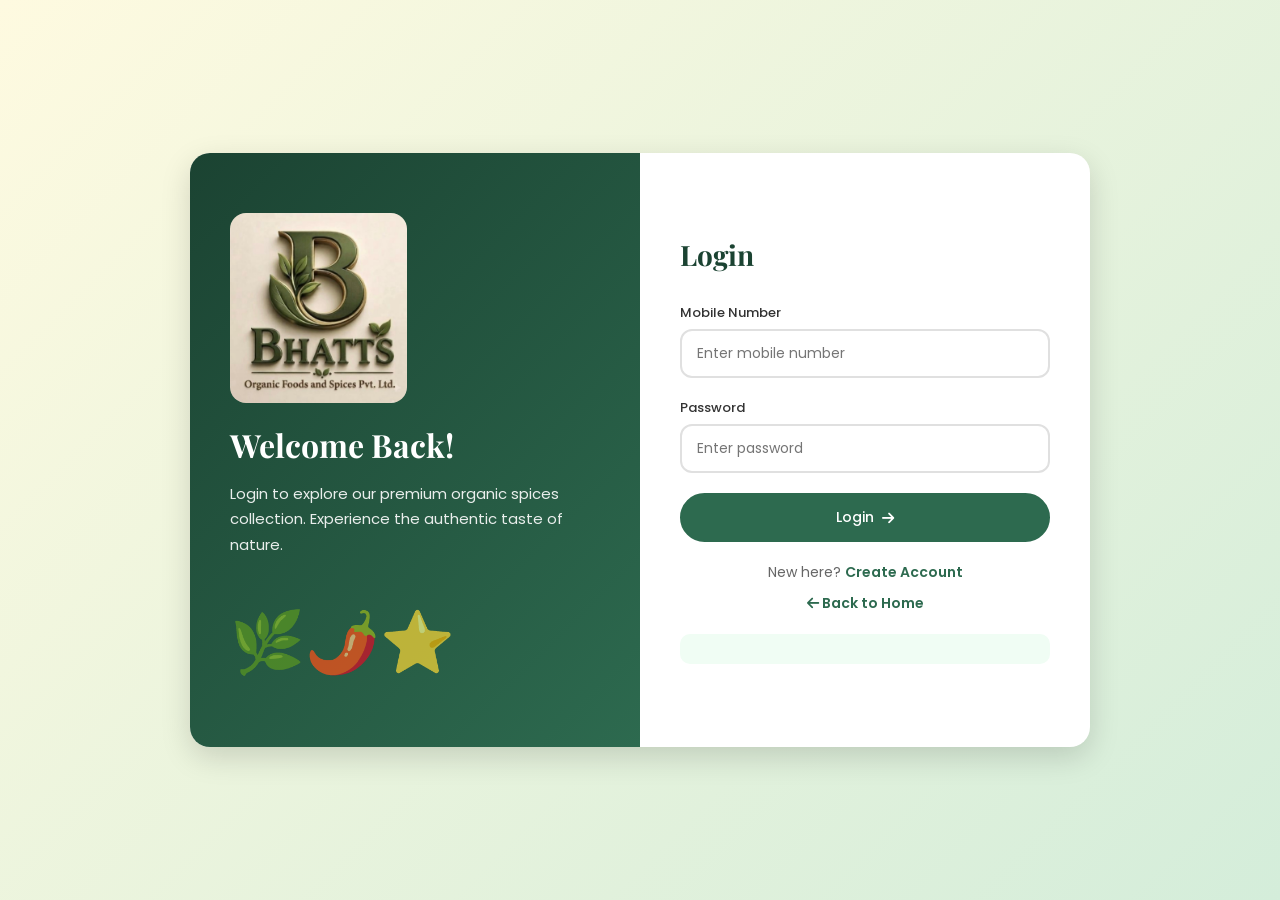
<file: pages/user.html>
<!DOCTYPE html>
<html lang="en">
<head>
    <meta charset="UTF-8">
    <meta name="viewport" content="width=device-width, initial-scale=1.0">
    <title>Shop - Bhatts Organic Food & Spices</title>
    <link rel="stylesheet" href="../css/style.css">
    <link href="https://cdnjs.cloudflare.com/ajax/libs/font-awesome/6.4.0/css/all.min.css" rel="stylesheet">
    <link href="https://fonts.googleapis.com/css2?family=Playfair+Display:wght@400;700&family=Poppins:wght@300;400;500;600;700&display=swap" rel="stylesheet">
</head>
<body style="background: #f5f7fa;">
    <!-- Top Navigation -->
    <nav class="navbar" style="position:sticky;">
        <div class="nav-container">
			<div class="logo">
				<img src="../images/logo.jpg" alt="Bhatts Organic" class="brand-logo">
			</div>
            <div class="search-box" style="flex:1; max-width:400px; margin:0 30px;">
                <i class="fas fa-search"></i>
                <input type="text" id="searchProducts" placeholder="Search masalas & spices..." oninput="filterProducts()">
            </div>
            <div class="top-bar-right">
                <div class="user-info">
                    <div class="user-avatar" id="userAvatar">U</div>
                    <span id="userName">User</span>
                </div>
                <button class="btn btn-outline btn-sm" onclick="logout()">
                    <i class="fas fa-sign-out-alt"></i> Logout
                </button>
            </div>
        </div>
    </nav>

    <!-- Welcome Banner -->
    <div style="background: linear-gradient(135deg, var(--primary-dark), var(--primary)); padding: 40px 20px; color: white; text-align: center;">
        <h2 style="font-size: 28px; margin-bottom: 8px;">Welcome to Bhatts Organic! 🌿</h2>
        <p style="opacity: 0.9; font-size: 15px;">Explore our premium collection of organic masalas and spices</p>
    </div>

    <!-- Social QR Section -->
    <div style="background: white; padding: 20px; text-align: center; border-bottom: 1px solid #eee;">
        <div style="display:flex; justify-content:center; gap:30px; flex-wrap:wrap; align-items:center;">
            <div style="display:flex; align-items:center; gap:10px;">
                <div id="userWhatsappQR" style="width:80px;height:80px;background:#f5f5f5;border-radius:8px;overflow:hidden;display:flex;align-items:center;justify-content:center;"></div>
                <div style="text-align:left;">
                    <p style="font-weight:600; color: var(--primary-dark); font-size:14px;"><i class="fab fa-whatsapp" style="color:#25d366;"></i> WhatsApp</p>
                    <p style="font-size:12px; color:var(--text-light);">Scan to chat with us</p>
                </div>
            </div>
            <div style="display:flex; align-items:center; gap:10px;">
                <div id="userInstagramQR" style="width:80px;height:80px;background:#f5f5f5;border-radius:8px;overflow:hidden;display:flex;align-items:center;justify-content:center;"></div>
                <div style="text-align:left;">
                    <p style="font-weight:600; color: var(--primary-dark); font-size:14px;"><i class="fab fa-instagram" style="color:#e1306c;"></i> Instagram</p>
                    <p style="font-size:12px; color:var(--text-light);">Scan to follow us</p>
                </div>
            </div>
        </div>
    </div>

    <!-- Products Grid -->
    <div class="container" style="padding: 30px 20px;">
        <div class="section-header" style="margin-bottom: 30px;">
            <h2 style="font-size: 28px;">Our <span class="highlight">Products</span></h2>
        </div>
        <div class="user-products-grid" id="userProductsGrid">
            <!-- Filled by JS -->
        </div>
    </div>

    <!-- My Orders -->
    <div class="container" style="padding: 20px 20px 40px;">
        <div class="card">
            <div class="card-header">
                <h3>My Orders</h3>
            </div>
            <div class="card-body">
                <div class="table-responsive">
                    <table>
                        <thead>
                            <tr>
                                <th>Order ID</th>
                                <th>Products</th>
                                <th>Total</th>
                                <th>Payment</th>
                                <th>Date</th>
                                <th>Status</th>
                            </tr>
                        </thead>
                        <tbody id="myOrdersTable">
                        </tbody>
                    </table>
                </div>
            </div>
        </div>
    </div>

    <!-- Floating Cart Button -->
    <div class="cart-icon-float" onclick="toggleCart()">
        <i class="fas fa-shopping-cart"></i>
        <span class="cart-count" id="cartCount">0</span>
    </div>

    <!-- Cart Panel -->
    <div class="overlay" id="cartOverlay" onclick="toggleCart()"></div>
    <div class="cart-panel" id="cartPanel">
        <div class="cart-header">
            <h3><i class="fas fa-shopping-cart"></i> Your Cart</h3>
            <button class="modal-close" onclick="toggleCart()">&times;</button>
        </div>
        <div class="cart-items" id="cartItems">
            <div class="empty-state">
                <i class="fas fa-shopping-basket"></i>
                <h3>Cart is empty</h3>
                <p>Add some products to get started!</p>
            </div>
        </div>
        <div class="cart-footer" id="cartFooter" style="display:none;">
            <div class="cart-total">
                <span>Total:</span>
                <span class="total-amount" id="cartTotalAmount">₹0</span>
            </div>
            <button class="btn btn-primary" style="width:100%; justify-content:center;" onclick="openPaymentModal()">
                <i class="fas fa-lock"></i> Proceed to Payment
            </button>
        </div>
    </div>

    <!-- Payment Modal -->
    <div class="modal-overlay" id="paymentModal">
        <div class="modal">
            <div class="modal-header">
                <h3>Payment</h3>
                <button class="modal-close" onclick="closeModal('paymentModal')">&times;</button>
            </div>
            <div class="modal-body">
                <div style="text-align:center; margin-bottom:25px;">
                    <h2 style="color:var(--primary); font-family:'Poppins',sans-serif;">₹<span id="paymentTotal">0</span></h2>
                    <p style="color:var(--text-light); font-size:14px;">Total Amount</p>
                </div>
                <h4 style="margin-bottom: 15px; color: var(--primary-dark);">Select Payment Method</h4>
                <div class="payment-options" id="paymentOptions">
                    <div class="payment-option" onclick="selectPayment(this, 'UPI')" data-method="UPI">
                        <i class="fas fa-mobile-alt"></i>
                        <span>UPI</span>
                    </div>
                    <div class="payment-option" onclick="selectPayment(this, 'Card')" data-method="Card">
                        <i class="fas fa-credit-card"></i>
                        <span>Credit/Debit Card</span>
                    </div>
                    <div class="payment-option" onclick="selectPayment(this, 'NetBanking')" data-method="NetBanking">
                        <i class="fas fa-university"></i>
                        <span>Net Banking</span>
                    </div>
                    <div class="payment-option" onclick="selectPayment(this, 'COD')" data-method="COD">
                        <i class="fas fa-money-bill-wave"></i>
                        <span>Cash on Delivery</span>
                    </div>
                    <div class="payment-option" onclick="selectPayment(this, 'Wallet')" data-method="Wallet">
                        <i class="fas fa-wallet"></i>
                        <span>Wallet</span>
                    </div>
                    <div class="payment-option" onclick="selectPayment(this, 'EMI')" data-method="EMI">
                        <i class="fas fa-calendar-alt"></i>
                        <span>EMI</span>
                    </div>
                </div>
                <button class="btn btn-primary" style="width:100%; justify-content:center; margin-top:10px;" onclick="processPayment()" id="payNowBtn" disabled>
                    <i class="fas fa-check-circle"></i> Pay Now
                </button>
            </div>
        </div>
    </div>

    <div class="toast-container" id="toastContainer"></div>

    <script src="../js/data.js"></script>
    <script src="../js/qrcode.min.js"></script>
    <script src="../js/user.js"></script>
</body>
</html>
</file>
<file: css/style.css>
/* ===== RESET & BASE ===== */
* {
    margin: 0;
    padding: 0;
    box-sizing: border-box;
}

:root {
    --primary: #2d6a4f;
    --primary-dark: #1b4332;
    --primary-light: #52b788;
    --secondary: #d4a373;
    --accent: #e76f51;
    --bg: #fefae0;
    --bg-light: #ffffff;
    --bg-dark: #f0ead2;
    --text: #333333;
    --text-light: #666666;
    --text-white: #ffffff;
    --shadow: 0 4px 15px rgba(0,0,0,0.1);
    --shadow-lg: 0 10px 30px rgba(0,0,0,0.15);
    --radius: 12px;
    --radius-lg: 20px;
    --transition: all 0.3s ease;
}

html {
    scroll-behavior: smooth;
}

body {
    font-family: 'Poppins', sans-serif;
    color: var(--text);
    background: var(--bg-light);
    overflow-x: hidden;
}

h1, h2, h3, h4 {
    font-family: 'Playfair Display', serif;
}

a {
    text-decoration: none;
    color: inherit;
}

.container {
    max-width: 1200px;
    margin: 0 auto;
    padding: 0 20px;
}

.highlight {
    color: var(--primary);
}

.text-center {
    text-align: center;
}

.mt-40 {
    margin-top: 40px;
}

/* ===== BUTTONS ===== */
.btn {
    display: inline-flex;
    align-items: center;
    gap: 8px;
    padding: 12px 28px;
    border-radius: 50px;
    font-family: 'Poppins', sans-serif;
    font-weight: 500;
    font-size: 14px;
    cursor: pointer;
    transition: var(--transition);
    border: 2px solid transparent;
    text-decoration: none;
}

.btn-primary {
    background: var(--primary);
    color: var(--text-white);
    border-color: var(--primary);
}

.btn-primary:hover {
    background: var(--primary-dark);
    border-color: var(--primary-dark);
    transform: translateY(-2px);
    box-shadow: var(--shadow);
}

.btn-outline {
    background: transparent;
    color: var(--primary);
    border-color: var(--primary);
}

.btn-outline:hover {
    background: var(--primary);
    color: var(--text-white);
    transform: translateY(-2px);
}

.btn-lg {
    padding: 15px 35px;
    font-size: 16px;
}

.btn-sm {
    padding: 8px 20px;
    font-size: 13px;
}

.btn-danger {
    background: #e63946;
    color: white;
    border-color: #e63946;
}

.btn-danger:hover {
    background: #c1121f;
    border-color: #c1121f;
}

.btn-warning {
    background: #f4a261;
    color: white;
    border-color: #f4a261;
}

.btn-success {
    background: var(--primary);
    color: white;
    border-color: var(--primary);
}

/* ===== NAVBAR ===== */
.navbar {
    position: fixed;
    top: 0;
    left: 0;
    right: 0;
    z-index: 1000;
    background: rgba(255,255,255,0.95);
    backdrop-filter: blur(10px);
    box-shadow: 0 2px 10px rgba(0,0,0,0.1);
    transition: var(--transition);
}

.nav-container {
    max-width: 1200px;
    margin: 0 auto;
    padding: 15px 20px;
    display: flex;
    align-items: center;
    justify-content: space-between;
}

.logo {
    display: flex;
    align-items: center;
    gap: 10px;
    font-family: 'Playfair Display', serif;
    font-size: 24px;
    font-weight: 700;
    color: var(--primary-dark);
}

.logo i {
    font-size: 28px;
    color: var(--primary);
}

.nav-links {
    display: flex;
    list-style: none;
    gap: 35px;
}

.nav-links a {
    font-weight: 500;
    color: var(--text);
    transition: var(--transition);
    position: relative;
}

.nav-links a:hover {
    color: var(--primary);
}

.nav-links a::after {
    content: '';
    position: absolute;
    bottom: -5px;
    left: 0;
    width: 0;
    height: 2px;
    background: var(--primary);
    transition: var(--transition);
}

.nav-links a:hover::after {
    width: 100%;
}

.nav-buttons {
    display: flex;
    gap: 10px;
}

.hamburger {
    display: none;
    flex-direction: column;
    gap: 5px;
    cursor: pointer;
}

.hamburger span {
    width: 25px;
    height: 3px;
    background: var(--text);
    border-radius: 3px;
    transition: var(--transition);
}

/* ===== HERO ===== */
.hero {
    min-height: 100vh;
    display: flex;
    align-items: center;
    padding: 100px 20px 60px;
    background: linear-gradient(135deg, #fefae0 0%, #d4edda 50%, #f0ead2 100%);
    position: relative;
    overflow: hidden;
    max-width: 100vw;
}

.hero-overlay {
    position: absolute;
    top: 0;
    left: 0;
    right: 0;
    bottom: 0;
    background: url('data:image/svg+xml,<svg xmlns="http://www.w3.org/2000/svg" viewBox="0 0 80 80"><circle cx="40" cy="40" r="1" fill="%232d6a4f" opacity="0.05"/></svg>') repeat;
}

.hero-content {
    max-width: 600px;
    position: relative;
    z-index: 2;
    margin-left: 5%;
}

.hero-badge {
    display: inline-block;
    background: rgba(45, 106, 79, 0.1);
    color: var(--primary);
    padding: 8px 20px;
    border-radius: 50px;
    font-size: 14px;
    font-weight: 500;
    margin-bottom: 20px;
}

.hero h1 {
    font-size: 56px;
    line-height: 1.2;
    color: var(--primary-dark);
    margin-bottom: 20px;
}

.hero p {
    font-size: 18px;
    color: var(--text-light);
    line-height: 1.7;
    margin-bottom: 30px;
}

.hero-buttons {
    display: flex;
    gap: 15px;
    margin-bottom: 50px;
}

.hero-stats {
    display: flex;
    gap: 40px;
}

.hero-stats .stat h3 {
    font-size: 32px;
    color: var(--primary);
}

.hero-stats .stat p {
    font-size: 14px;
    margin-bottom: 0;
}

.hero-image {
    position: absolute;
    right: 5%;
    top: 50%;
    transform: translateY(-50%);
    z-index: 1;
}

.spice-circle {
    width: 400px;
    height: 400px;
    border-radius: 50%;
    background: radial-gradient(circle, rgba(45,106,79,0.1), rgba(45,106,79,0.05));
    position: relative;
    animation: float 6s ease-in-out infinite;
}

.floating-spice {
    position: absolute;
    font-size: 50px;
    animation: spinFloat 8s linear infinite;
}

.s1 { top: 10%; left: 50%; }
.s2 { top: 50%; right: 5%; }
.s3 { bottom: 10%; left: 50%; }
.s4 { top: 50%; left: 5%; }

@keyframes float {
    0%, 100% { transform: translateY(-50%); }
    50% { transform: translateY(-55%); }
}

@keyframes spinFloat {
    0% { transform: rotate(0deg) translateX(10px); }
    100% { transform: rotate(360deg) translateX(10px); }
}

/* ===== SECTION HEADERS ===== */
.section-header {
    text-align: center;
    margin-bottom: 60px;
}

.section-tag {
    display: inline-block;
    background: rgba(45, 106, 79, 0.1);
    color: var(--primary);
    padding: 6px 18px;
    border-radius: 50px;
    font-size: 13px;
    font-weight: 600;
    text-transform: uppercase;
    letter-spacing: 1px;
    margin-bottom: 15px;
}

.section-header h2 {
    font-size: 42px;
    color: var(--primary-dark);
    margin-bottom: 15px;
}

.section-header p {
    font-size: 16px;
    color: var(--text-light);
    max-width: 600px;
    margin: 0 auto;
}

/* ===== ABOUT ===== */
.about {
    padding: 100px 0;
    background: var(--bg-light);
}

.about-grid {
    display: grid;
    grid-template-columns: repeat(4, 1fr);
    gap: 30px;
}

.about-card {
    text-align: center;
    padding: 40px 25px;
    border-radius: var(--radius-lg);
    background: var(--bg-light);
    box-shadow: var(--shadow);
    transition: var(--transition);
}

.about-card:hover {
    transform: translateY(-10px);
    box-shadow: var(--shadow-lg);
}

.about-icon {
    font-size: 48px;
    margin-bottom: 20px;
}

.about-card h3 {
    font-size: 20px;
    color: var(--primary-dark);
    margin-bottom: 10px;
}

.about-card p {
    color: var(--text-light);
    font-size: 14px;
    line-height: 1.6;
}

/* ===== PRODUCTS PREVIEW ===== */
.products-preview {
    padding: 100px 0;
    background: var(--bg-dark);
}

.products-grid {
    display: grid;
    grid-template-columns: repeat(auto-fill, minmax(260px, 1fr));
    gap: 30px;
}

.product-card {
    background: var(--bg-light);
    border-radius: var(--radius-lg);
    overflow: hidden;
    box-shadow: var(--shadow);
    transition: var(--transition);
}

.product-card:hover {
    transform: translateY(-5px);
    box-shadow: var(--shadow-lg);
}

.product-image {
    height: 200px;
    background: linear-gradient(135deg, var(--bg-dark), #d4edda);
    display: flex;
    align-items: center;
    justify-content: center;
    overflow: hidden;
    position: relative;
}

.product-image img {
    width: 100%;
    height: 100%;
    object-fit: cover;
}

.product-image .placeholder-icon {
    font-size: 64px;
}

.product-badge {
    position: absolute;
    top: 10px;
    right: 10px;
    background: var(--accent);
    color: white;
    padding: 4px 12px;
    border-radius: 20px;
    font-size: 12px;
    font-weight: 600;
}

.product-info {
    padding: 20px;
}

.product-info h3 {
    font-size: 18px;
    color: var(--primary-dark);
    margin-bottom: 8px;
}

.product-info p {
    font-size: 13px;
    color: var(--text-light);
    margin-bottom: 15px;
    line-height: 1.5;
}

.product-price {
    display: flex;
    align-items: center;
    justify-content: space-between;
}

.product-price .price {
    font-size: 22px;
    font-weight: 700;
    color: var(--primary);
    font-family: 'Poppins', sans-serif;
}

.product-price .unit {
    font-size: 13px;
    color: var(--text-light);
}

/* ===== SOCIAL SECTION ===== */
.social-section {
    padding: 100px 0;
    background: var(--bg-light);
}

.social-grid {
    display: flex;
    justify-content: center;
    gap: 40px;
    flex-wrap: wrap;
}

.social-card {
    text-align: center;
    padding: 40px;
    border-radius: var(--radius-lg);
    box-shadow: var(--shadow);
    min-width: 280px;
    transition: var(--transition);
}

.social-card:hover {
    transform: translateY(-5px);
    box-shadow: var(--shadow-lg);
}

.social-card.whatsapp {
    border: 2px solid #25d366;
}

.social-card.whatsapp i {
    color: #25d366;
}

.social-card.instagram {
    border: 2px solid #e1306c;
}

.social-card.instagram i {
    color: #e1306c;
}

.social-card i {
    font-size: 48px;
    margin-bottom: 15px;
}

.social-card h3 {
    font-size: 22px;
    margin-bottom: 20px;
    color: var(--primary-dark);
}

.qr-placeholder {
    width: 200px;
    height: 200px;
    margin: 0 auto 15px;
    background: #f5f5f5;
    border-radius: var(--radius);
    display: flex;
    align-items: center;
    justify-content: center;
    overflow: hidden;
}

.qr-placeholder canvas {
    max-width: 100%;
    max-height: 100%;
}

.social-card p {
    color: var(--text-light);
    font-size: 14px;
}

/* ===== CONTACT ===== */
.contact {
    padding: 100px 0;
    background: var(--bg-dark);
}

.contact-grid {
    display: grid;
    grid-template-columns: 1fr 1fr;
    gap: 60px;
    align-items: start;
}

.contact-item {
    display: flex;
    gap: 20px;
    margin-bottom: 30px;
    align-items: flex-start;
}

.contact-item i {
    font-size: 24px;
    color: var(--primary);
    margin-top: 5px;
    min-width: 30px;
}

.contact-item h4 {
    font-size: 16px;
    color: var(--primary-dark);
    margin-bottom: 5px;
}

.contact-item p {
    color: var(--text-light);
    font-size: 14px;
}

.contact-form {
    display: flex;
    flex-direction: column;
    gap: 15px;
}

.contact-form input,
.contact-form textarea {
    padding: 15px 20px;
    border: 2px solid #e0e0e0;
    border-radius: var(--radius);
    font-family: 'Poppins', sans-serif;
    font-size: 14px;
    transition: var(--transition);
    outline: none;
}

.contact-form input:focus,
.contact-form textarea:focus {
    border-color: var(--primary);
}

/* ===== FOOTER ===== */
.footer {
    background: var(--primary-dark);
    color: var(--text-white);
    padding: 60px 0 20px;
}

.footer-grid {
    display: grid;
    grid-template-columns: 2fr 1fr 1fr 1fr;
    gap: 40px;
    margin-bottom: 40px;
}

.footer-col .logo {
    color: var(--text-white);
    margin-bottom: 15px;
}

.footer-col .logo i {
    color: var(--primary-light);
}

.footer-col .logo .highlight {
    color: var(--primary-light);
}

.footer-col p {
    color: rgba(255,255,255,0.7);
    font-size: 14px;
    line-height: 1.7;
}

.footer-col h4 {
    font-size: 18px;
    margin-bottom: 20px;
    color: var(--text-white);
}

.footer-col a {
    display: block;
    color: rgba(255,255,255,0.7);
    margin-bottom: 10px;
    font-size: 14px;
    transition: var(--transition);
}

.footer-col a:hover {
    color: var(--primary-light);
    padding-left: 5px;
}

.social-links {
    display: flex;
    gap: 15px;
}

.social-links a {
    width: 40px;
    height: 40px;
    border-radius: 50%;
    background: rgba(255,255,255,0.1);
    display: flex;
    align-items: center;
    justify-content: center;
    font-size: 18px;
    transition: var(--transition);
}

.social-links a:hover {
    background: var(--primary);
    padding-left: 0;
}

.footer-bottom {
    border-top: 1px solid rgba(255,255,255,0.1);
    padding-top: 20px;
    text-align: center;
}

.footer-bottom p {
    color: rgba(255,255,255,0.5);
    font-size: 13px;
}

/* ===== AUTH PAGES ===== */
.auth-page {
    min-height: 100vh;
    display: flex;
    align-items: center;
    justify-content: center;
    background: linear-gradient(135deg, #fefae0, #d4edda);
    padding: 20px;
}

.auth-container {
    background: var(--bg-light);
    border-radius: var(--radius-lg);
    box-shadow: var(--shadow-lg);
    overflow: hidden;
    display: flex;
    max-width: 900px;
    width: 100%;
    min-height: 500px;
}

.auth-left {
    flex: 1;
    background: linear-gradient(135deg, var(--primary-dark), var(--primary));
    padding: 60px 40px;
    display: flex;
    flex-direction: column;
    justify-content: center;
    color: var(--text-white);
}

.auth-left h2 {
    font-size: 32px;
    margin-bottom: 15px;
}

.auth-left p {
    font-size: 15px;
    opacity: 0.9;
    line-height: 1.7;
}

.auth-right {
    flex: 1;
    padding: 60px 40px;
    display: flex;
    flex-direction: column;
    justify-content: center;
}

.auth-right h2 {
    font-size: 28px;
    color: var(--primary-dark);
    margin-bottom: 30px;
}

.form-group {
    margin-bottom: 20px;
}

.form-group label {
    display: block;
    font-size: 13px;
    font-weight: 500;
    color: var(--text);
    margin-bottom: 6px;
}

.form-group input,
.form-group select,
.form-group textarea {
    width: 100%;
    padding: 12px 15px;
    border: 2px solid #e0e0e0;
    border-radius: var(--radius);
    font-family: 'Poppins', sans-serif;
    font-size: 14px;
    transition: var(--transition);
    outline: none;
    background: white;
}

.form-group input:focus,
.form-group select:focus,
.form-group textarea:focus {
    border-color: var(--primary);
}

.auth-link {
    text-align: center;
    margin-top: 20px;
    font-size: 14px;
    color: var(--text-light);
}

.auth-link a {
    color: var(--primary);
    font-weight: 600;
}

/* ===== DASHBOARD ===== */
.dashboard-layout {
    display: flex;
    min-height: 100vh;
}

.sidebar {
    width: 260px;
    background: var(--primary-dark);
    color: var(--text-white);
    padding: 20px 0;
    position: fixed;
    top: 0;
    left: 0;
    bottom: 0;
    overflow-y: auto;
    z-index: 100;
    transition: var(--transition);
}

.sidebar-logo {
    padding: 10px 25px 30px;
    border-bottom: 1px solid rgba(255,255,255,0.1);
    margin-bottom: 20px;
}

.sidebar-logo .logo {
    color: white;
    font-size: 20px;
}

.sidebar-logo .logo .highlight {
    color: var(--primary-light);
}

.sidebar-menu {
    list-style: none;
}

.sidebar-menu li a {
    display: flex;
    align-items: center;
    gap: 12px;
    padding: 12px 25px;
    color: rgba(255,255,255,0.7);
    font-size: 14px;
    font-weight: 500;
    transition: var(--transition);
    border-left: 3px solid transparent;
}

.sidebar-menu li a:hover,
.sidebar-menu li a.active {
    background: rgba(255,255,255,0.1);
    color: white;
    border-left-color: var(--primary-light);
}

.sidebar-menu li a i {
    font-size: 18px;
    width: 22px;
    text-align: center;
}

.sidebar-divider {
    height: 1px;
    background: rgba(255,255,255,0.1);
    margin: 15px 0;
}

.main-content {
    flex: 1;
    margin-left: 260px;
    background: #f5f7fa;
    min-height: 100vh;
}

.top-bar {
    background: white;
    padding: 15px 30px;
    display: flex;
    align-items: center;
    justify-content: space-between;
    box-shadow: 0 2px 5px rgba(0,0,0,0.05);
    position: sticky;
    top: 0;
    z-index: 50;
}

.top-bar h2 {
    font-size: 22px;
    color: var(--primary-dark);
    font-family: 'Playfair Display', serif;
}

.top-bar-right {
    display: flex;
    align-items: center;
    gap: 20px;
}

.notification-bell {
    position: relative;
    cursor: pointer;
    font-size: 20px;
    color: var(--text-light);
}

.notification-badge {
    position: absolute;
    top: -8px;
    right: -8px;
    background: var(--accent);
    color: white;
    font-size: 11px;
    width: 20px;
    height: 20px;
    border-radius: 50%;
    display: flex;
    align-items: center;
    justify-content: center;
    font-family: 'Poppins', sans-serif;
    font-weight: 600;
}

.user-info {
    display: flex;
    align-items: center;
    gap: 10px;
    font-size: 14px;
    font-weight: 500;
}

.user-avatar {
    width: 38px;
    height: 38px;
    border-radius: 50%;
    background: var(--primary);
    color: white;
    display: flex;
    align-items: center;
    justify-content: center;
    font-weight: 600;
    font-size: 16px;
}

.content-area {
    padding: 30px;
}

/* ===== DASHBOARD CARDS ===== */
.stats-grid {
    display: grid;
    grid-template-columns: repeat(auto-fit, minmax(240px, 1fr));
    gap: 25px;
    margin-bottom: 30px;
}

.stat-card {
    background: white;
    border-radius: var(--radius);
    padding: 25px;
    box-shadow: var(--shadow);
    display: flex;
    align-items: center;
    gap: 20px;
    transition: var(--transition);
}

.stat-card:hover {
    transform: translateY(-3px);
    box-shadow: var(--shadow-lg);
}

.stat-icon {
    width: 55px;
    height: 55px;
    border-radius: 12px;
    display: flex;
    align-items: center;
    justify-content: center;
    font-size: 24px;
}

.stat-icon.green {
    background: rgba(45, 106, 79, 0.1);
    color: var(--primary);
}

.stat-icon.blue {
    background: rgba(59, 130, 246, 0.1);
    color: #3b82f6;
}

.stat-icon.orange {
    background: rgba(245, 158, 11, 0.1);
    color: #f59e0b;
}

.stat-icon.red {
    background: rgba(239, 68, 68, 0.1);
    color: #ef4444;
}

.stat-icon.purple {
    background: rgba(139, 92, 246, 0.1);
    color: #8b5cf6;
}

.stat-details h3 {
    font-size: 28px;
    color: var(--primary-dark);
    font-family: 'Poppins', sans-serif;
    font-weight: 700;
}

.stat-details p {
    font-size: 13px;
    color: var(--text-light);
}

/* ===== TABLES ===== */
.card {
    background: white;
    border-radius: var(--radius);
    box-shadow: var(--shadow);
    overflow: hidden;
    margin-bottom: 30px;
}

.card-header {
    padding: 20px 25px;
    border-bottom: 1px solid #eee;
    display: flex;
    align-items: center;
    justify-content: space-between;
    flex-wrap: wrap;
    gap: 15px;
}

.card-header h3 {
    font-size: 18px;
    color: var(--primary-dark);
}

.card-body {
    padding: 25px;
}

.table-responsive {
    overflow-x: auto;
}

table {
    width: 100%;
    border-collapse: collapse;
}

table th,
table td {
    padding: 12px 15px;
    text-align: left;
    font-size: 14px;
    border-bottom: 1px solid #eee;
}

table th {
    font-weight: 600;
    color: var(--primary-dark);
    background: #f8f9fa;
    white-space: nowrap;
}

table tr:hover {
    background: #f8f9fa;
}

.status-badge {
    padding: 4px 12px;
    border-radius: 20px;
    font-size: 12px;
    font-weight: 600;
}

.status-active {
    background: rgba(45, 106, 79, 0.1);
    color: var(--primary);
}

.status-disabled {
    background: rgba(239, 68, 68, 0.1);
    color: #ef4444;
}

.status-pending {
    background: rgba(245, 158, 11, 0.1);
    color: #f59e0b;
}

.status-completed {
    background: rgba(45, 106, 79, 0.1);
    color: var(--primary);
}

.action-btns {
    display: flex;
    gap: 8px;
}

.action-btn {
    width: 32px;
    height: 32px;
    border-radius: 6px;
    border: none;
    cursor: pointer;
    display: flex;
    align-items: center;
    justify-content: center;
    font-size: 14px;
    transition: var(--transition);
}

.action-btn.edit {
    background: rgba(59, 130, 246, 0.1);
    color: #3b82f6;
}

.action-btn.delete {
    background: rgba(239, 68, 68, 0.1);
    color: #ef4444;
}

.action-btn:hover {
    opacity: 0.8;
    transform: scale(1.1);
}

/* ===== MODAL ===== */
.modal-overlay {
    position: fixed;
    top: 0;
    left: 0;
    right: 0;
    bottom: 0;
    background: rgba(0,0,0,0.5);
    display: flex;
    align-items: center;
    justify-content: center;
    z-index: 2000;
    opacity: 0;
    visibility: hidden;
    transition: var(--transition);
}

.modal-overlay.active {
    opacity: 1;
    visibility: visible;
}

.modal {
    background: white;
    border-radius: var(--radius-lg);
    max-width: 550px;
    width: 90%;
    max-height: 90vh;
    overflow-y: auto;
    transform: scale(0.8);
    transition: var(--transition);
}

.modal-overlay.active .modal {
    transform: scale(1);
}

.modal-header {
    padding: 25px;
    border-bottom: 1px solid #eee;
    display: flex;
    align-items: center;
    justify-content: space-between;
}

.modal-header h3 {
    font-size: 20px;
    color: var(--primary-dark);
}

.modal-close {
    width: 35px;
    height: 35px;
    border-radius: 50%;
    border: none;
    background: #f5f5f5;
    cursor: pointer;
    font-size: 18px;
    display: flex;
    align-items: center;
    justify-content: center;
    transition: var(--transition);
}

.modal-close:hover {
    background: #e0e0e0;
}

.modal-body {
    padding: 25px;
}

.modal-footer {
    padding: 15px 25px;
    border-top: 1px solid #eee;
    display: flex;
    justify-content: flex-end;
    gap: 10px;
}

/* ===== MARGIN BOX ===== */
.margin-box {
    background: #f0fdf4;
    border: 2px solid var(--primary-light);
    border-radius: var(--radius);
    padding: 15px;
    margin-top: 10px;
}

.margin-box label {
    color: var(--primary-dark) !important;
    font-weight: 600 !important;
}

.margin-result {
    margin-top: 10px;
    padding: 10px 15px;
    background: var(--primary);
    color: white;
    border-radius: 8px;
    text-align: center;
    font-size: 18px;
    font-weight: 700;
    font-family: 'Poppins', sans-serif;
}

/* ===== NOTIFICATION PANEL ===== */
.notification-panel {
    position: fixed;
    top: 0;
    right: -400px;
    width: 380px;
    height: 100vh;
    background: white;
    box-shadow: -5px 0 20px rgba(0,0,0,0.15);
    z-index: 3000;
    transition: var(--transition);
    overflow-y: auto;
}

.notification-panel.active {
    right: 0;
}

.notification-panel-header {
    padding: 20px;
    border-bottom: 1px solid #eee;
    display: flex;
    align-items: center;
    justify-content: space-between;
    position: sticky;
    top: 0;
    background: white;
    z-index: 1;
}

.notification-panel-header h3 {
    font-size: 18px;
    color: var(--primary-dark);
}

.notification-list {
    padding: 10px;
}

.notification-item {
    padding: 15px;
    border-radius: var(--radius);
    margin-bottom: 8px;
    background: #f8f9fa;
    border-left: 3px solid var(--primary);
    transition: var(--transition);
}

.notification-item:hover {
    background: #f0fdf4;
}

.notification-item h4 {
    font-size: 14px;
    color: var(--primary-dark);
    margin-bottom: 5px;
    font-family: 'Poppins', sans-serif;
    font-weight: 600;
}

.notification-item p {
    font-size: 13px;
    color: var(--text-light);
    line-height: 1.5;
}

.notification-time {
    font-size: 11px;
    color: #aaa;
    margin-top: 5px;
}

/* ===== USER PAGE CART ===== */
.cart-icon-float {
    position: fixed;
    bottom: 30px;
    right: 30px;
    width: 60px;
    height: 60px;
    border-radius: 50%;
    background: var(--primary);
    color: white;
    display: flex;
    align-items: center;
    justify-content: center;
    font-size: 24px;
    box-shadow: var(--shadow-lg);
    cursor: pointer;
    z-index: 100;
    transition: var(--transition);
}

.cart-icon-float:hover {
    transform: scale(1.1);
    background: var(--primary-dark);
}

.cart-count {
    position: absolute;
    top: -5px;
    right: -5px;
    background: var(--accent);
    color: white;
    width: 24px;
    height: 24px;
    border-radius: 50%;
    font-size: 12px;
    font-weight: 700;
    display: flex;
    align-items: center;
    justify-content: center;
}

/* Cart Panel */
.cart-panel {
    position: fixed;
    top: 0;
    right: -450px;
    width: 420px;
    height: 100vh;
    background: white;
    box-shadow: -5px 0 20px rgba(0,0,0,0.2);
    z-index: 3000;
    transition: var(--transition);
    display: flex;
    flex-direction: column;
}

.cart-panel.active {
    right: 0;
}

.cart-header {
    padding: 20px;
    border-bottom: 1px solid #eee;
    display: flex;
    align-items: center;
    justify-content: space-between;
}

.cart-header h3 {
    font-size: 20px;
    color: var(--primary-dark);
}

.cart-items {
    flex: 1;
    overflow-y: auto;
    padding: 15px;
}

.cart-item {
    display: flex;
    align-items: center;
    gap: 15px;
    padding: 15px;
    border-radius: var(--radius);
    background: #f8f9fa;
    margin-bottom: 10px;
}

.cart-item-img {
    width: 60px;
    height: 60px;
    border-radius: 8px;
    background: #e8f5e9;
    display: flex;
    align-items: center;
    justify-content: center;
    font-size: 28px;
    overflow: hidden;
}

.cart-item-img img {
    width: 100%;
    height: 100%;
    object-fit: cover;
}

.cart-item-details {
    flex: 1;
}

.cart-item-details h4 {
    font-size: 14px;
    color: var(--primary-dark);
    font-family: 'Poppins', sans-serif;
    font-weight: 600;
}

.cart-item-details p {
    font-size: 13px;
    color: var(--text-light);
}

.cart-item-qty {
    display: flex;
    align-items: center;
    gap: 8px;
    margin-top: 8px;
}

.qty-btn {
    width: 28px;
    height: 28px;
    border-radius: 50%;
    border: 2px solid var(--primary);
    background: white;
    color: var(--primary);
    display: flex;
    align-items: center;
    justify-content: center;
    cursor: pointer;
    font-size: 14px;
    font-weight: 700;
    transition: var(--transition);
}

.qty-btn:hover {
    background: var(--primary);
    color: white;
}

.cart-item-price {
    font-size: 16px;
    font-weight: 700;
    color: var(--primary);
    font-family: 'Poppins', sans-serif;
    white-space: nowrap;
}

.remove-item {
    background: none;
    border: none;
    color: #ef4444;
    cursor: pointer;
    font-size: 16px;
    padding: 5px;
}

.cart-footer {
    padding: 20px;
    border-top: 1px solid #eee;
    background: #f8f9fa;
}

.cart-total {
    display: flex;
    justify-content: space-between;
    align-items: center;
    margin-bottom: 15px;
    font-size: 18px;
    font-weight: 700;
}

.cart-total .total-amount {
    color: var(--primary);
    font-size: 24px;
}

/* ===== PAYMENT MODAL ===== */
.payment-options {
    display: grid;
    grid-template-columns: 1fr 1fr;
    gap: 15px;
    margin-bottom: 20px;
}

.payment-option {
    padding: 20px;
    border: 2px solid #e0e0e0;
    border-radius: var(--radius);
    text-align: center;
    cursor: pointer;
    transition: var(--transition);
}

.payment-option:hover,
.payment-option.selected {
    border-color: var(--primary);
    background: #f0fdf4;
}

.payment-option i {
    font-size: 28px;
    color: var(--primary);
    margin-bottom: 8px;
    display: block;
}

.payment-option span {
    font-size: 13px;
    font-weight: 500;
    color: var(--text);
}

/* ===== EXPENSES TABLE ===== */
.expense-summary {
    display: grid;
    grid-template-columns: repeat(3, 1fr);
    gap: 20px;
    margin-bottom: 25px;
}

.expense-card {
    background: white;
    border-radius: var(--radius);
    padding: 20px;
    text-align: center;
    box-shadow: var(--shadow);
}

.expense-card h4 {
    font-size: 13px;
    color: var(--text-light);
    margin-bottom: 8px;
    font-family: 'Poppins', sans-serif;
    text-transform: uppercase;
    letter-spacing: 1px;
}

.expense-card .amount {
    font-size: 26px;
    font-weight: 700;
    color: var(--primary);
    font-family: 'Poppins', sans-serif;
}

/* ===== SEARCH BOX ===== */
.search-box {
    position: relative;
    max-width: 300px;
}

.search-box input {
    width: 100%;
    padding: 10px 15px 10px 40px;
    border: 2px solid #e0e0e0;
    border-radius: 50px;
    font-family: 'Poppins', sans-serif;
    font-size: 14px;
    outline: none;
    transition: var(--transition);
}

.search-box input:focus {
    border-color: var(--primary);
}

.search-box i {
    position: absolute;
    left: 15px;
    top: 50%;
    transform: translateY(-50%);
    color: var(--text-light);
}

/* ===== USER PRODUCT GRID ===== */
.user-products-grid {
    display: grid;
    grid-template-columns: repeat(auto-fill, minmax(250px, 1fr));
    gap: 25px;
}

.user-product-card {
    background: white;
    border-radius: var(--radius-lg);
    overflow: hidden;
    box-shadow: var(--shadow);
    transition: var(--transition);
}

.user-product-card:hover {
    transform: translateY(-5px);
    box-shadow: var(--shadow-lg);
}

.user-product-image {
    height: 200px;
    background: linear-gradient(135deg, #f0ead2, #d4edda);
    display: flex;
    align-items: center;
    justify-content: center;
    overflow: hidden;
}

.user-product-image img {
    width: 100%;
    height: 100%;
    object-fit: cover;
}

.user-product-image .placeholder {
    font-size: 64px;
}

.user-product-info {
    padding: 20px;
}

.user-product-info h3 {
    font-size: 18px;
    color: var(--primary-dark);
    margin-bottom: 5px;
}

.user-product-info .description {
    font-size: 13px;
    color: var(--text-light);
    margin-bottom: 12px;
    display: -webkit-box;
    -webkit-line-clamp: 2;
    -webkit-box-orient: vertical;
    overflow: hidden;
}

.user-product-info .price-row {
    display: flex;
    align-items: center;
    justify-content: space-between;
    margin-bottom: 15px;
}

.user-product-info .price {
    font-size: 22px;
    font-weight: 700;
    color: var(--primary);
    font-family: 'Poppins', sans-serif;
}

.user-product-info .unit {
    font-size: 13px;
    color: var(--text-light);
}

.add-to-cart-btn {
    width: 100%;
    padding: 12px;
    border: none;
    border-radius: 8px;
    background: var(--primary);
    color: white;
    font-family: 'Poppins', sans-serif;
    font-weight: 600;
    font-size: 14px;
    cursor: pointer;
    transition: var(--transition);
    display: flex;
    align-items: center;
    justify-content: center;
    gap: 8px;
}

.add-to-cart-btn:hover {
    background: var(--primary-dark);
}

/* ===== IMAGE UPLOAD ===== */
.image-upload {
    border: 2px dashed #ccc;
    border-radius: var(--radius);
    padding: 30px;
    text-align: center;
    cursor: pointer;
    transition: var(--transition);
    position: relative;
    overflow: hidden;
}

.image-upload:hover {
    border-color: var(--primary);
}

.image-upload input[type="file"] {
    position: absolute;
    top: 0;
    left: 0;
    width: 100%;
    height: 100%;
    opacity: 0;
    cursor: pointer;
}

.image-upload i {
    font-size: 36px;
    color: var(--text-light);
    margin-bottom: 10px;
}

.image-upload p {
    color: var(--text-light);
    font-size: 13px;
}

.image-preview {
    max-width: 100%;
    max-height: 150px;
    border-radius: 8px;
    margin-top: 10px;
}

/* ===== RESPONSIVE ===== */
@media (max-width: 1024px) {
    .hero h1 {
        font-size: 42px;
    }
    
    .hero-image {
        display: none;
    }
    
    .about-grid {
        grid-template-columns: repeat(2, 1fr);
    }
    
    .footer-grid {
        grid-template-columns: repeat(2, 1fr);
    }
}

@media (max-width: 768px) {
    .nav-links, .nav-buttons {
        display: none;
    }
    
    .hamburger {
        display: flex;
    }
    
    .hero {
        padding: 120px 20px 60px;
    }
    
    .hero h1 {
        font-size: 36px;
    }
    
    .hero-stats {
        gap: 25px;
    }
    
    .about-grid {
        grid-template-columns: 1fr;
    }
    
    .contact-grid {
        grid-template-columns: 1fr;
    }
    
    .footer-grid {
        grid-template-columns: 1fr;
    }
    
    .auth-container {
        flex-direction: column;
    }
    
    .auth-left {
        padding: 30px;
    }
    
    .section-header h2 {
        font-size: 32px;
    }
    
    .sidebar {
        transform: translateX(-100%);
    }
    
    .sidebar.active {
        transform: translateX(0);
    }
    
    .main-content {
        margin-left: 0;
    }
    
    .expense-summary {
        grid-template-columns: 1fr;
    }
}

/* ===== TOAST ===== */
.toast-container {
    position: fixed;
    top: 20px;
    right: 20px;
    z-index: 10000;
    display: flex;
    flex-direction: column;
    gap: 10px;
}

.toast {
    padding: 15px 25px;
    border-radius: var(--radius);
    color: white;
    font-family: 'Poppins', sans-serif;
    font-size: 14px;
    font-weight: 500;
    box-shadow: var(--shadow-lg);
    display: flex;
    align-items: center;
    gap: 10px;
    min-width: 300px;
    animation: slideIn 0.3s ease, slideOut 0.3s ease 2.7s;
    opacity: 1;
}

.toast-success {
    background: var(--primary);
}

.toast-error {
    background: #ef4444;
}

.toast-info {
    background: #3b82f6;
}

@keyframes slideIn {
    from { transform: translateX(100%); opacity: 0; }
    to { transform: translateX(0); opacity: 1; }
}

@keyframes slideOut {
    from { opacity: 1; }
    to { opacity: 0; }
}

/* ===== EMPTY STATE ===== */
.empty-state {
    text-align: center;
    padding: 60px 20px;
    color: var(--text-light);
}

.empty-state i {
    font-size: 64px;
    margin-bottom: 20px;
    opacity: 0.3;
}

.empty-state h3 {
    font-size: 20px;
    color: var(--text);
    margin-bottom: 10px;
}

.empty-state p {
    font-size: 14px;
}

/* ===== TABS ===== */
.tabs {
    display: flex;
    gap: 5px;
    border-bottom: 2px solid #eee;
    margin-bottom: 25px;
}

.tab {
    padding: 10px 25px;
    cursor: pointer;
    font-size: 14px;
    font-weight: 500;
    color: var(--text-light);
    border-bottom: 2px solid transparent;
    margin-bottom: -2px;
    transition: var(--transition);
    background: none;
    border-top: none;
    border-left: none;
    border-right: none;
    font-family: 'Poppins', sans-serif;
}

.tab:hover,
.tab.active {
    color: var(--primary);
    border-bottom-color: var(--primary);
}

.tab-content {
    display: none;
}

.tab-content.active {
    display: block;
}

/* ===== QR Code Section ===== */
.qr-management {
    display: grid;
    grid-template-columns: 1fr 1fr;
    gap: 30px;
}

.qr-card {
    background: white;
    border-radius: var(--radius);
    padding: 30px;
    text-align: center;
    box-shadow: var(--shadow);
}

.qr-card h4 {
    font-size: 18px;
    color: var(--primary-dark);
    margin-bottom: 15px;
}

.qr-card .qr-display {
    width: 200px;
    height: 200px;
    margin: 0 auto 20px;
    background: #f5f5f5;
    border-radius: var(--radius);
    display: flex;
    align-items: center;
    justify-content: center;
    overflow: hidden;
}

.qr-card .qr-display canvas {
    max-width: 100%;
    max-height: 100%;
}

/* Logout button */
.logout-btn {
    display: flex;
    align-items: center;
    gap: 12px;
    padding: 12px 25px;
    color: rgba(255,255,255,0.7);
    font-size: 14px;
    font-weight: 500;
    transition: var(--transition);
    border: none;
    background: none;
    cursor: pointer;
    width: 100%;
    text-align: left;
    font-family: 'Poppins', sans-serif;
}

.logout-btn:hover {
    background: rgba(255,255,255,0.1);
    color: white;
}

.overlay {
    position: fixed;
    top: 0;
    left: 0;
    right: 0;
    bottom: 0;
    background: rgba(0,0,0,0.3);
    z-index: 2500;
    display: none;
}

.overlay.active {
    display: block;
}

/* ===== BARCODE INPUT ===== */
.inline-form {
    display: flex;
    gap: 10px;
    align-items: flex-end;
}

.inline-form .form-group {
    flex: 1;
    margin-bottom: 0;
}

/* ===== PRINT FRIENDLY ===== */
@media print {
    .sidebar, .top-bar, .cart-icon-float {
        display: none;
    }
    .main-content {
        margin-left: 0;
    }
}
/* ===== CUSTOM BRAND LOGO (BIGGER) ===== */
.brand-logo {
    height: 90px;
    width: auto;
    object-fit: contain;
    display: block;
    border-radius: 10px;
}

.navbar .nav-container { padding: 8px 20px; }
.hero { padding-top: 140px; }

/* Sidebar (admin panels) */
.sidebar-logo { text-align: center; }
.sidebar-logo .logo { justify-content: center; }
.sidebar-logo .brand-logo { height: 150px; margin: 0 auto 10px; }

/* Login / Register */
.auth-left .brand-logo { height: 190px; margin-bottom: 20px; border-radius: 16px; }

/* Footer */
.footer-col .brand-logo { height: 130px; margin-bottom: 15px; background: white; padding: 6px; }

@media (max-width: 768px) {
    .brand-logo { height: 65px; }
    .hero { padding-top: 120px; }
    .sidebar-logo .brand-logo { height: 120px; }
    .auth-left .brand-logo { height: 140px; }
    .footer-col .brand-logo { height: 100px; }
}
</file>
